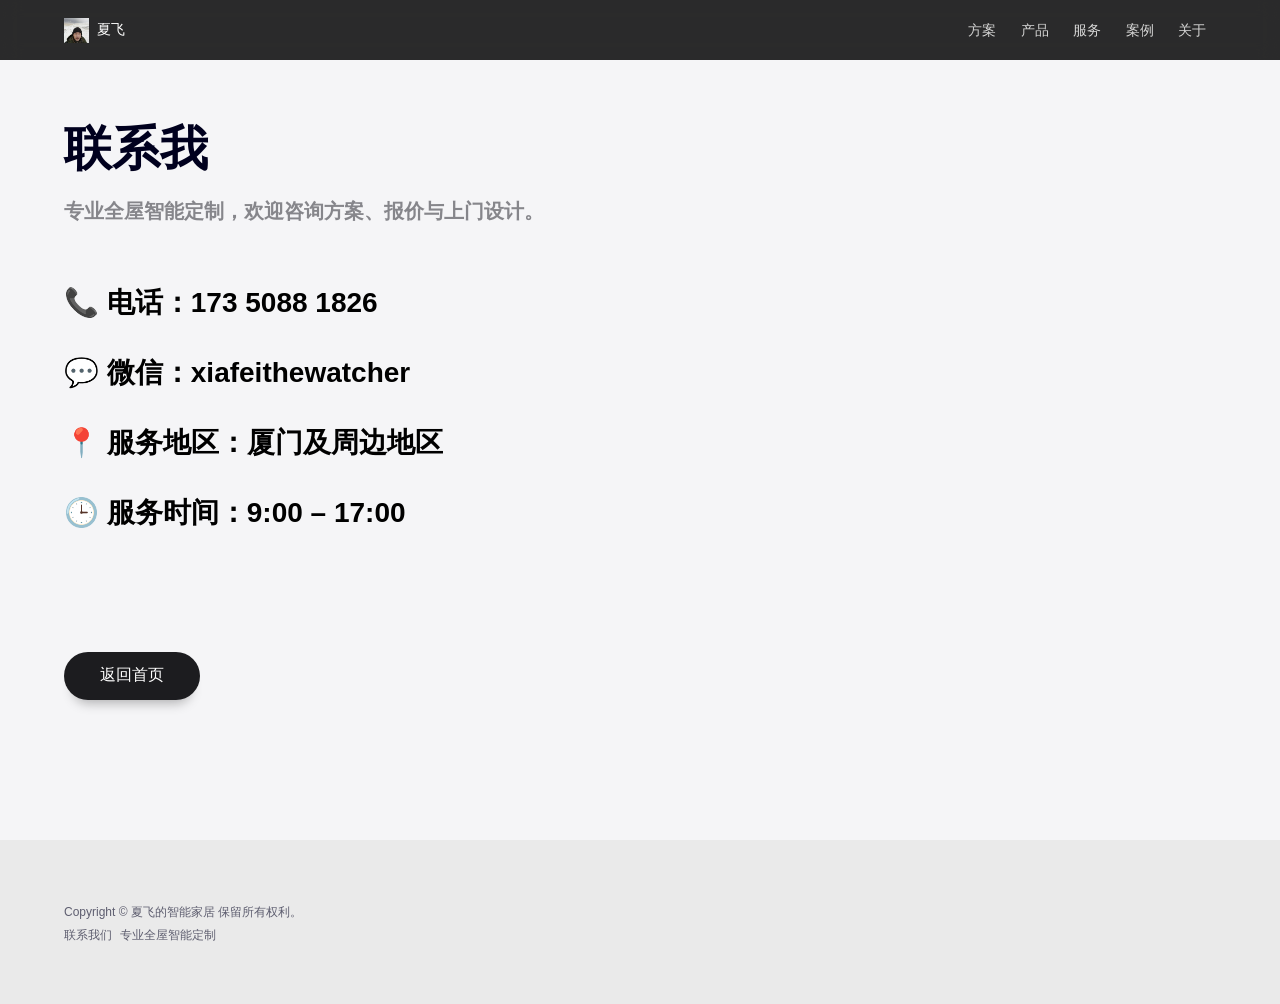
<file: contact.html>
<!DOCTYPE html>
<html lang="zh-CN">
<head>
  <meta charset="UTF-8">
  <meta name="viewport" content="width=device-width, initial-scale=1.0">
  <title>联系我 - 夏飞智能家居</title>
  <link rel="stylesheet" href="/main.css">
  <link rel="icon" href="/img/icon.webp">
  <link rel="apple-touch-icon" href="/img/icon.webp">
  <meta name="theme-color" content="#1C1C1F">
  <style>
    #方案,#产品,#服务,#案例,#关于 { padding-top:80px; margin-top:-80px; display:block; position:relative; }

    /* 👇 调整首屏样式 👇 */
    .first-stack {
      min-height: auto !important;
      margin-top: 120px !important;
      margin-bottom: 60px !important;
    }
    .title-group .title {
      font-size: 48px !important;
      line-height: 1.2 !important;
    }
    .discription-text {
      font-size: 20px !important;
      margin-top: 16px !important;
      /* ✅ 关键修改：改成灰色，对应图中的样式 */
      color: var(--heo-secondtext) !important; 
    }
    .contact-info {
      font-size: 28px !important;
      line-height: 2.5 !important;
      font-weight: 600 !important;
      margin-top: 40px !important;
    }
    .contact-info p {
      margin: 0 !important;
    }
    .product-group {
      display: none !important;
    }
  </style>
</head>
<body>
  <div class="nav">
    <div class="nav-content">
      <div class="nav-left">
        <a href="/index.html" class="site-logo">
          <img src="/img/icon.webp" alt="logo" class="site-logo-img">
          <span class="site-name">夏飞</span>
        </a>
      </div>
      <div class="nav-center">
        <a href="/index.html#方案" class="nav-item">方案</a>
        <a href="/index.html#产品" class="nav-item">产品</a>
        <a href="/index.html#服务" class="nav-item">服务</a>
        <a href="/index.html#案例" class="nav-item">案例</a>
        <a href="/index.html#关于" class="nav-item">关于</a>
      </div>
    </div>
  </div>

  <div class="first-stack need-padding">
    <div class="left-Introduce">
      <div class="title-group">
        <span class="title">联系我</span>
      </div>
      <div class="discription">
        <!-- ✅ 这里的文字改成灰色 -->
        <span class="discription-text">专业全屋智能定制，欢迎咨询方案、报价与上门设计。</span>
      </div>
      
      <div class="contact-info">
        <p>📞 电话：173 5088 1826</p>
        <p>💬 微信：xiafeithewatcher</p>
        <p>📍 服务地区：厦门及周边地区</p>
        <p>🕒 服务时间：9:00 – 17:00</p>
      </div>

      <div class="first-stack-links" style="margin-top: 40px;">
        <a href="/index.html" class="about-button">返回首页</a>
      </div>
    </div>
  </div>

  <div class="product-group need-padding">
    <h2 class="group-title">联系方式</h2>
    <span class="group-description">可直接添加微信或电话咨询，响应及时</span>
    <div style="margin-top:30px; font-size:16px; line-height:2;">
        <p>📞 电话：173 5088 1826</p>
        <p>💬 微信：xiafeithewatcher</p>
        <p>📍 服务地区：厦门及周边地区</p>
        <p>🕒 服务时间：9:00 – 17:00</p>
    </div>
  </div>

  <div class="footer">
    <div class="footer-content need-padding">
      <span class="info">Copyright © 夏飞的智能家居 保留所有权利。</span>
      <div class="info-group">
        <a class="info" href="/index.html#服务">联系我们</a>
        <a class="info">专业全屋智能定制</a>
      </div>
    </div>
  </div>
</body>
</html>
</file>
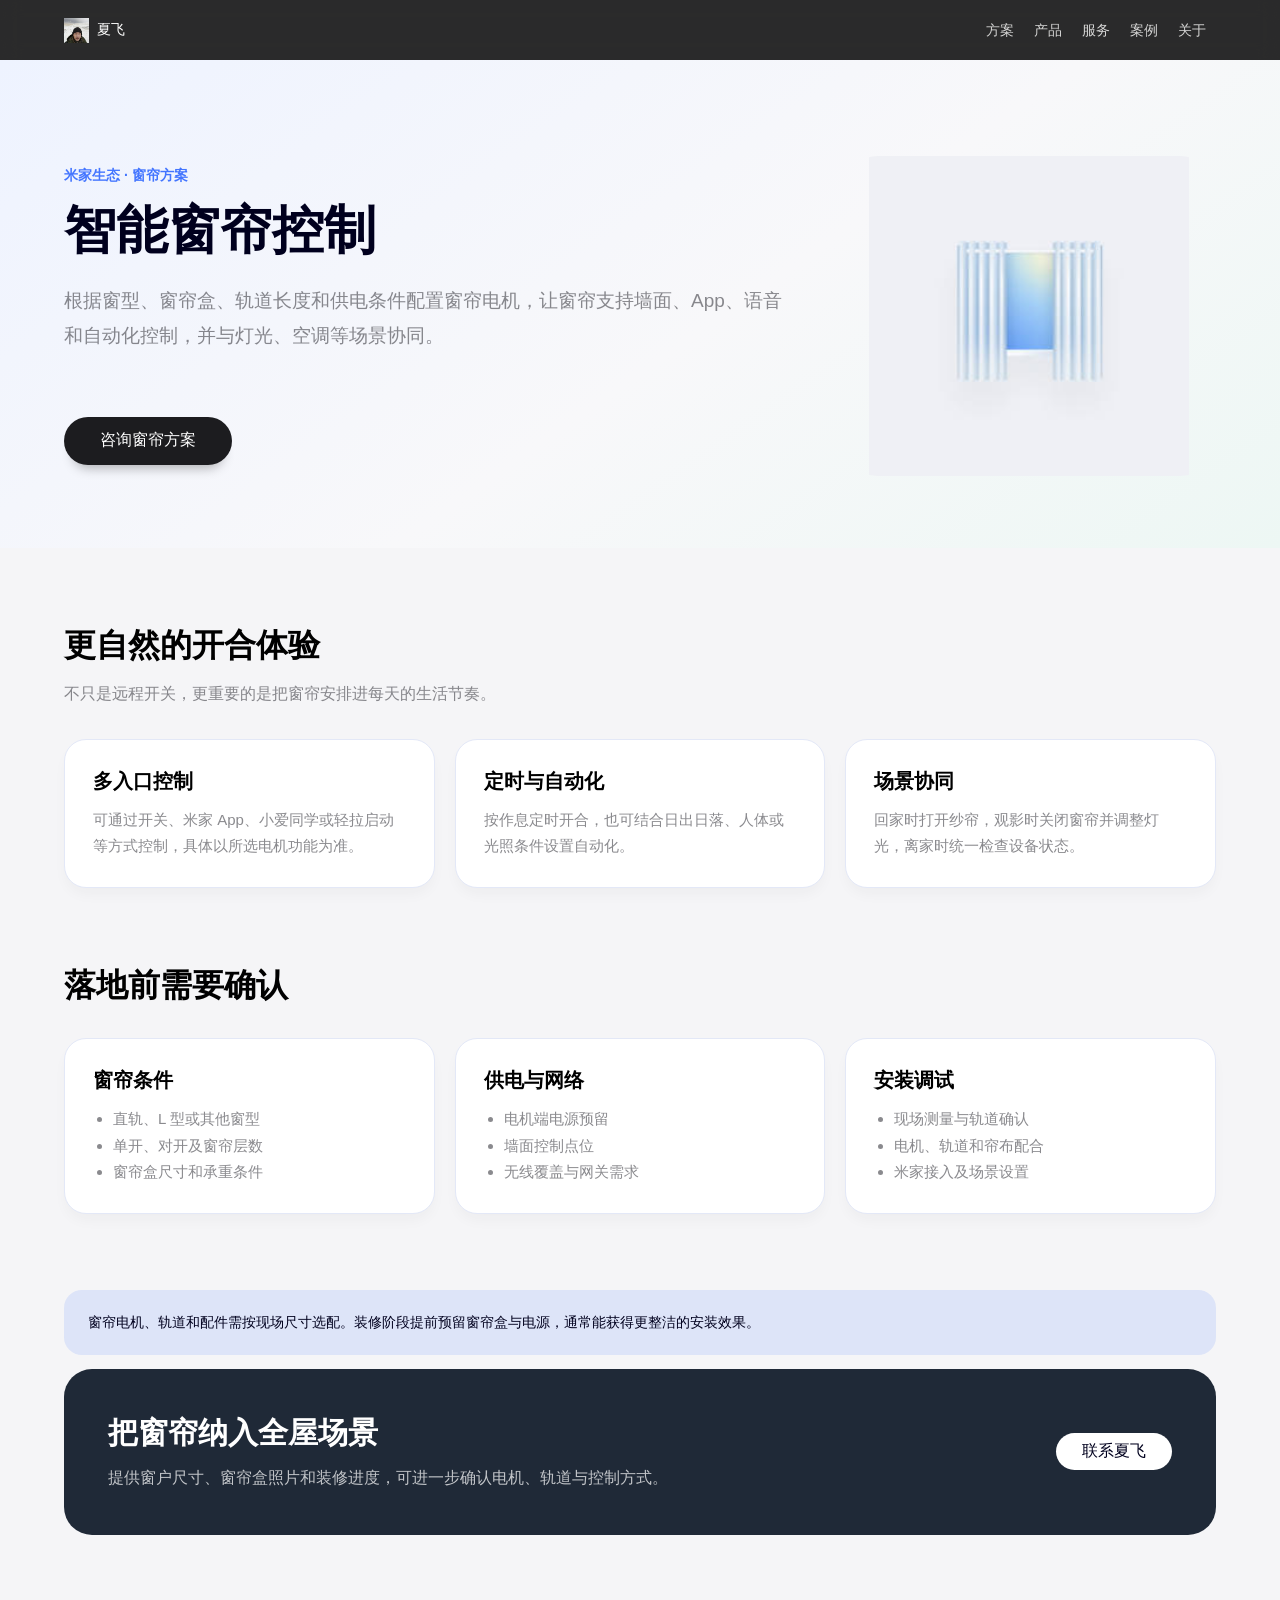
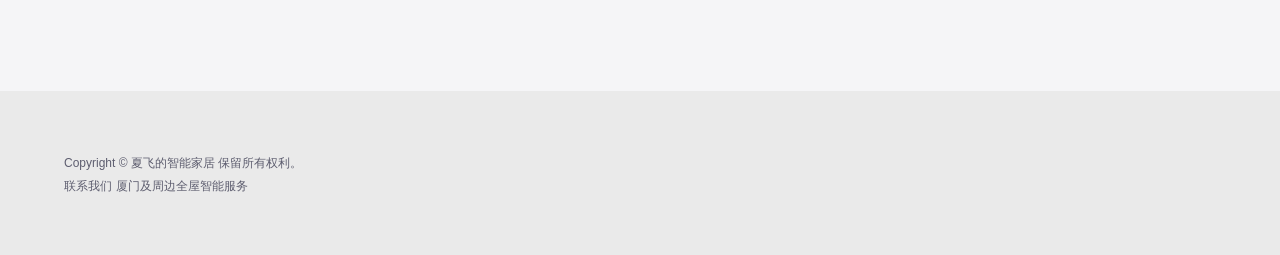
<file: curtain.html>
<!DOCTYPE html>
<html lang="zh-CN">
<head>
  <meta charset="UTF-8"><meta name="viewport" content="width=device-width, initial-scale=1.0">
  <title>智能窗帘控制方案 - 夏飞智能家居</title>
  <meta name="description" content="厦门米家智能窗帘方案，提供轨道测量、电源与窗帘盒规划、产品安装、米家接入和场景调试。">
  <link rel="stylesheet" href="/main.css"><link rel="icon" href="/img/icon.webp">
</head>
<body>
  <nav class="nav"><div class="nav-content"><div class="nav-left"><a href="/index.html" class="site-logo"><img src="/img/icon.webp" alt="夏飞" class="site-logo-img"><span class="site-name">夏飞</span></a></div><div class="nav-center"><a href="/index.html#方案" class="nav-item">方案</a><a href="/index.html#产品" class="nav-item">产品</a><a href="/index.html#服务" class="nav-item">服务</a><a href="/index.html#案例" class="nav-item">案例</a><a href="/index.html#关于" class="nav-item">关于</a></div></div></nav>
  <header class="detail-hero"><div class="detail-hero-content need-padding"><div><span class="detail-eyebrow">米家生态 · 窗帘方案</span><h1>智能窗帘控制</h1><p class="detail-lead">根据窗型、窗帘盒、轨道长度和供电条件配置窗帘电机，让窗帘支持墙面、App、语音和自动化控制，并与灯光、空调等场景协同。</p><a href="/contact.html" class="about-button">咨询窗帘方案</a></div><img class="detail-hero-image" src="/img/窗帘.jpg" alt="米家智能窗帘方案"></div></header>
  <main class="detail-main need-padding">
    <section class="detail-section"><h2>更自然的开合体验</h2><p class="detail-section-intro">不只是远程开关，更重要的是把窗帘安排进每天的生活节奏。</p><div class="detail-cards">
      <article class="detail-card"><h3>多入口控制</h3><p>可通过开关、米家 App、小爱同学或轻拉启动等方式控制，具体以所选电机功能为准。</p></article>
      <article class="detail-card"><h3>定时与自动化</h3><p>按作息定时开合，也可结合日出日落、人体或光照条件设置自动化。</p></article>
      <article class="detail-card"><h3>场景协同</h3><p>回家时打开纱帘，观影时关闭窗帘并调整灯光，离家时统一检查设备状态。</p></article>
    </div></section>
    <section class="detail-section"><h2>落地前需要确认</h2><div class="detail-cards">
      <article class="detail-card"><h3>窗帘条件</h3><ul><li>直轨、L 型或其他窗型</li><li>单开、对开及窗帘层数</li><li>窗帘盒尺寸和承重条件</li></ul></article>
      <article class="detail-card"><h3>供电与网络</h3><ul><li>电机端电源预留</li><li>墙面控制点位</li><li>无线覆盖与网关需求</li></ul></article>
      <article class="detail-card"><h3>安装调试</h3><ul><li>现场测量与轨道确认</li><li>电机、轨道和帘布配合</li><li>米家接入及场景设置</li></ul></article>
    </div></section>
    <p class="detail-note">窗帘电机、轨道和配件需按现场尺寸选配。装修阶段提前预留窗帘盒与电源，通常能获得更整洁的安装效果。</p>
    <section class="detail-section detail-cta"><div><h2>把窗帘纳入全屋场景</h2><p>提供窗户尺寸、窗帘盒照片和装修进度，可进一步确认电机、轨道与控制方式。</p></div><a class="primary-button" href="/contact.html">联系夏飞</a></section>
  </main>
  <footer class="footer"><div class="footer-content need-padding"><span class="info">Copyright © 夏飞的智能家居 保留所有权利。</span><div class="info-group"><a class="info" href="/contact.html">联系我们</a><a class="info">厦门及周边全屋智能服务</a></div></div></footer>
</body></html>
</file>
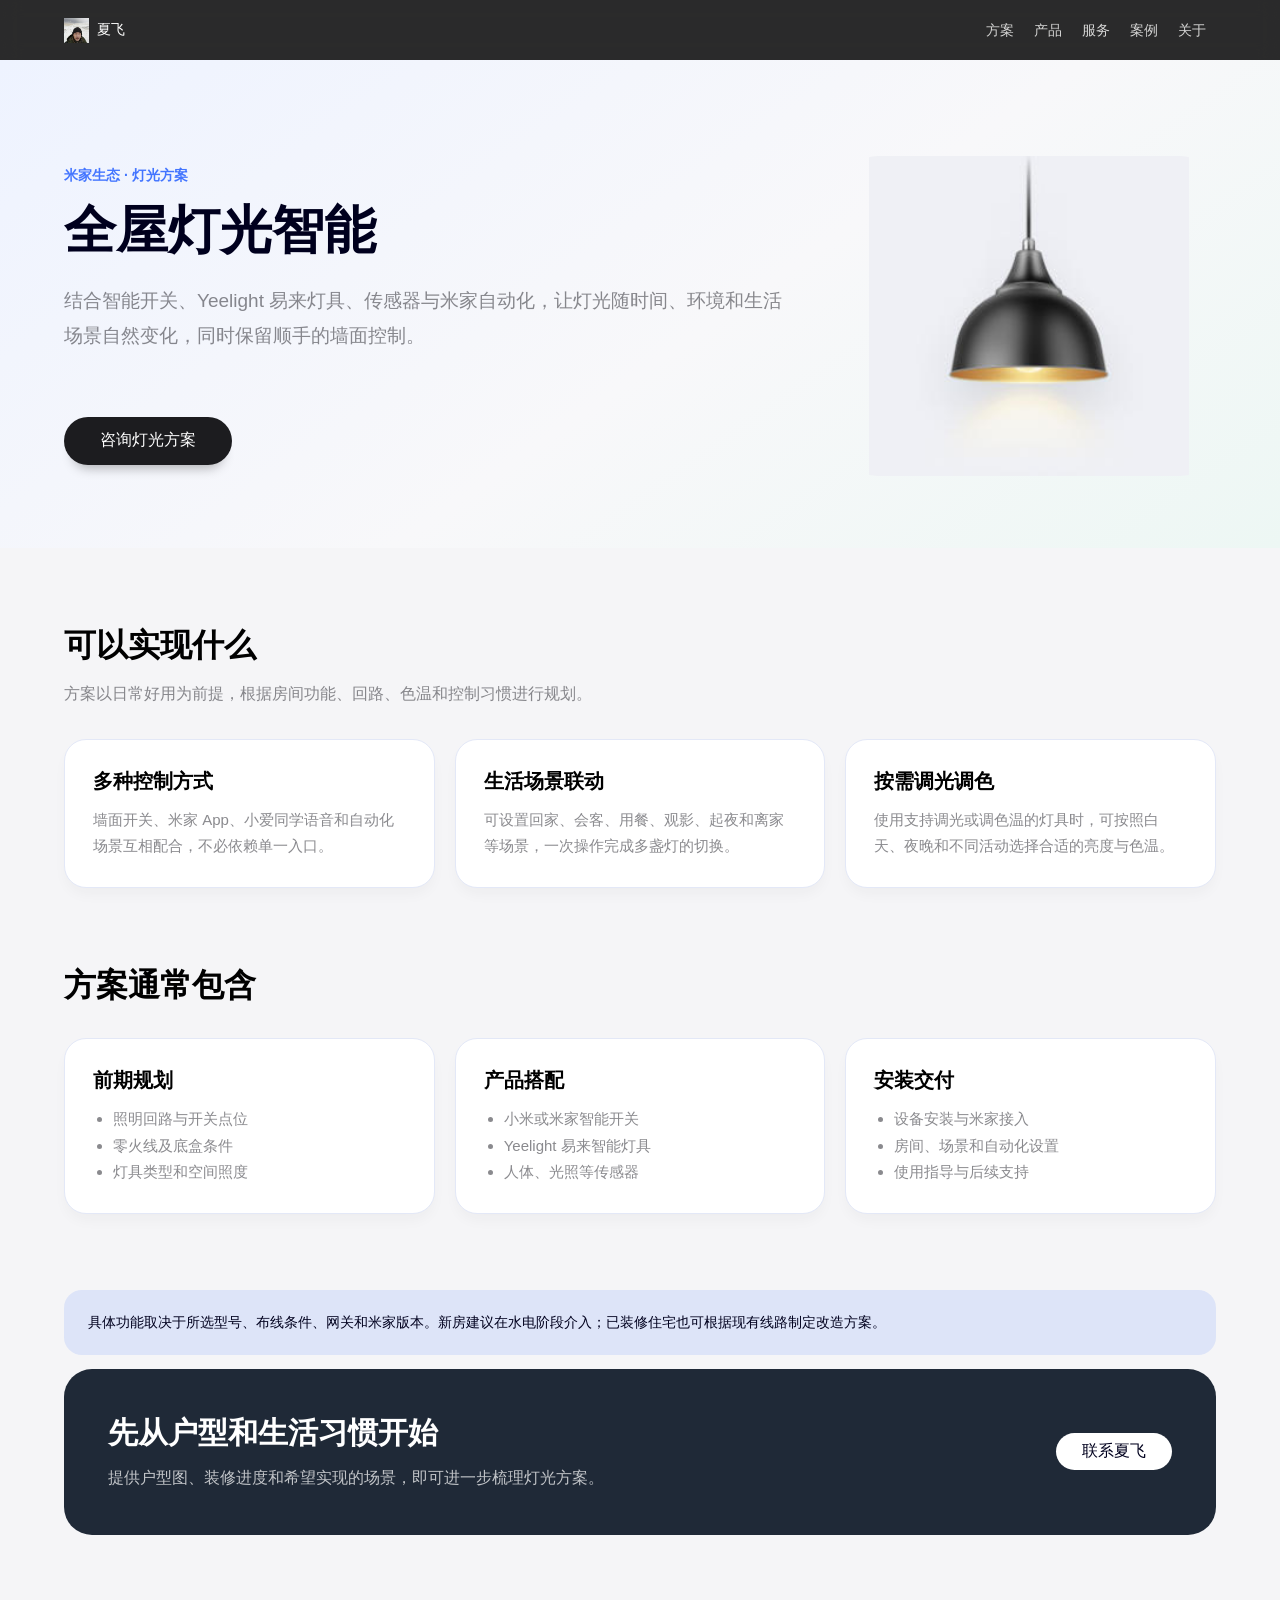
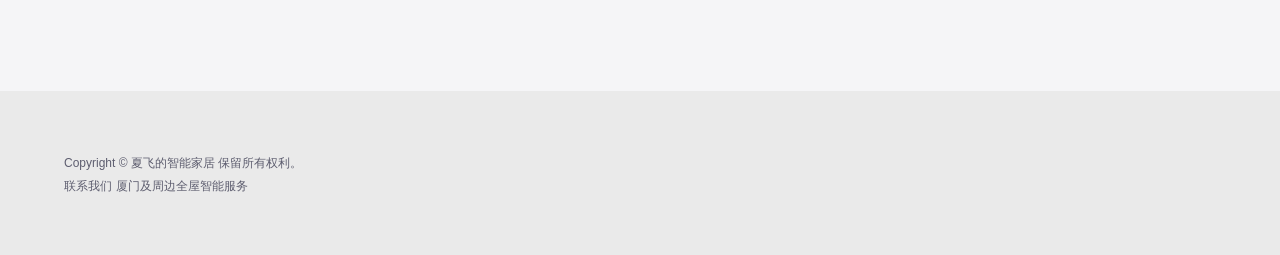
<file: light.html>
<!DOCTYPE html>
<html lang="zh-CN">
<head>
  <meta charset="UTF-8">
  <meta name="viewport" content="width=device-width, initial-scale=1.0">
  <title>全屋灯光智能方案 - 夏飞智能家居</title>
  <meta name="description" content="厦门全屋智能灯光方案，结合智能开关、Yeelight 易来灯具与米家自动化，提供设计、安装和调试服务。">
  <link rel="stylesheet" href="/main.css">
  <link rel="icon" href="/img/icon.webp">
</head>
<body>
  <nav class="nav"><div class="nav-content"><div class="nav-left"><a href="/index.html" class="site-logo"><img src="/img/icon.webp" alt="夏飞" class="site-logo-img"><span class="site-name">夏飞</span></a></div><div class="nav-center"><a href="/index.html#方案" class="nav-item">方案</a><a href="/index.html#产品" class="nav-item">产品</a><a href="/index.html#服务" class="nav-item">服务</a><a href="/index.html#案例" class="nav-item">案例</a><a href="/index.html#关于" class="nav-item">关于</a></div></div></nav>

  <header class="detail-hero"><div class="detail-hero-content need-padding"><div><span class="detail-eyebrow">米家生态 · 灯光方案</span><h1>全屋灯光智能</h1><p class="detail-lead">结合智能开关、Yeelight 易来灯具、传感器与米家自动化，让灯光随时间、环境和生活场景自然变化，同时保留顺手的墙面控制。</p><a href="/contact.html" class="about-button">咨询灯光方案</a></div><img class="detail-hero-image" src="/img/灯光.jpg" alt="全屋智能灯光方案"></div></header>

  <main class="detail-main need-padding">
    <section class="detail-section"><h2>可以实现什么</h2><p class="detail-section-intro">方案以日常好用为前提，根据房间功能、回路、色温和控制习惯进行规划。</p><div class="detail-cards">
      <article class="detail-card"><h3>多种控制方式</h3><p>墙面开关、米家 App、小爱同学语音和自动化场景互相配合，不必依赖单一入口。</p></article>
      <article class="detail-card"><h3>生活场景联动</h3><p>可设置回家、会客、用餐、观影、起夜和离家等场景，一次操作完成多盏灯的切换。</p></article>
      <article class="detail-card"><h3>按需调光调色</h3><p>使用支持调光或调色温的灯具时，可按照白天、夜晚和不同活动选择合适的亮度与色温。</p></article>
    </div></section>
    <section class="detail-section"><h2>方案通常包含</h2><div class="detail-cards">
      <article class="detail-card"><h3>前期规划</h3><ul><li>照明回路与开关点位</li><li>零火线及底盒条件</li><li>灯具类型和空间照度</li></ul></article>
      <article class="detail-card"><h3>产品搭配</h3><ul><li>小米或米家智能开关</li><li>Yeelight 易来智能灯具</li><li>人体、光照等传感器</li></ul></article>
      <article class="detail-card"><h3>安装交付</h3><ul><li>设备安装与米家接入</li><li>房间、场景和自动化设置</li><li>使用指导与后续支持</li></ul></article>
    </div></section>
    <p class="detail-note">具体功能取决于所选型号、布线条件、网关和米家版本。新房建议在水电阶段介入；已装修住宅也可根据现有线路制定改造方案。</p>
    <section class="detail-section detail-cta"><div><h2>先从户型和生活习惯开始</h2><p>提供户型图、装修进度和希望实现的场景，即可进一步梳理灯光方案。</p></div><a class="primary-button" href="/contact.html">联系夏飞</a></section>
  </main>
  <footer class="footer"><div class="footer-content need-padding"><span class="info">Copyright © 夏飞的智能家居 保留所有权利。</span><div class="info-group"><a class="info" href="/contact.html">联系我们</a><a class="info">厦门及周边全屋智能服务</a></div></div></footer>
</body>
</html>
</file>
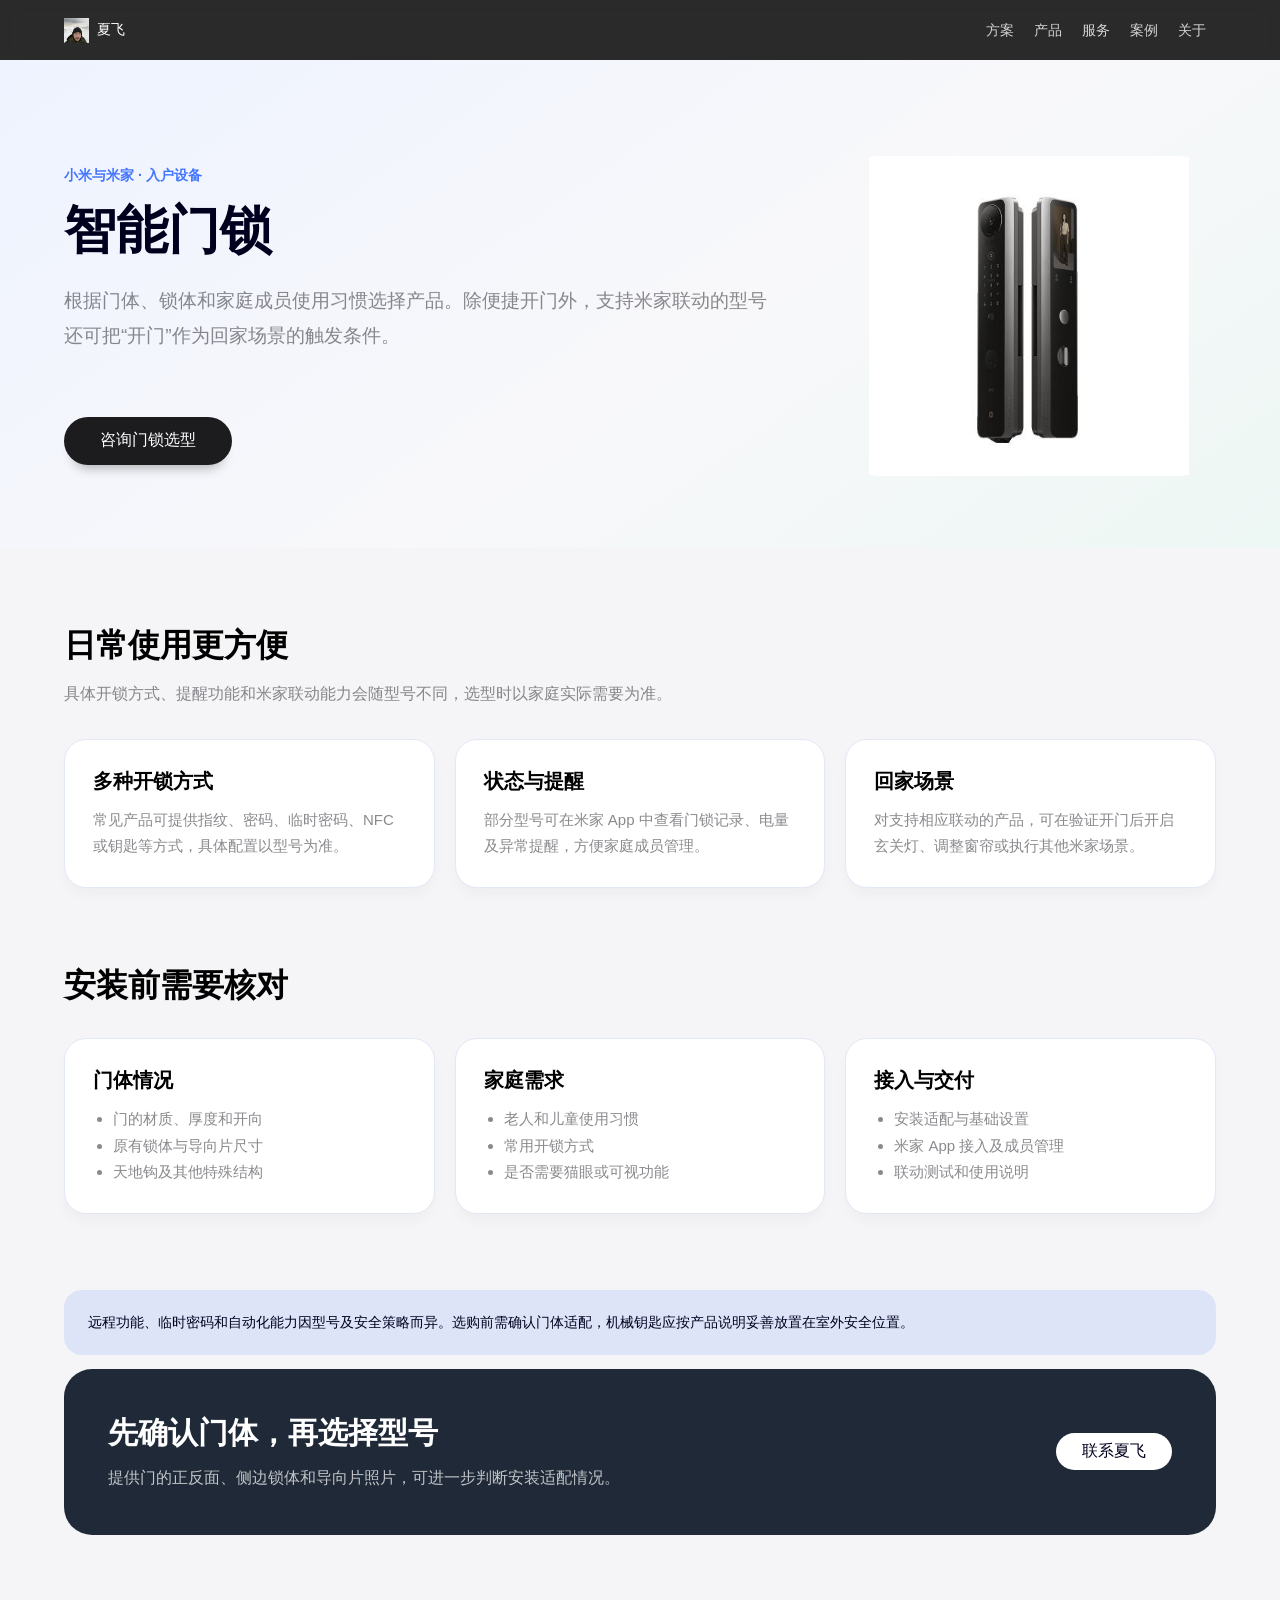
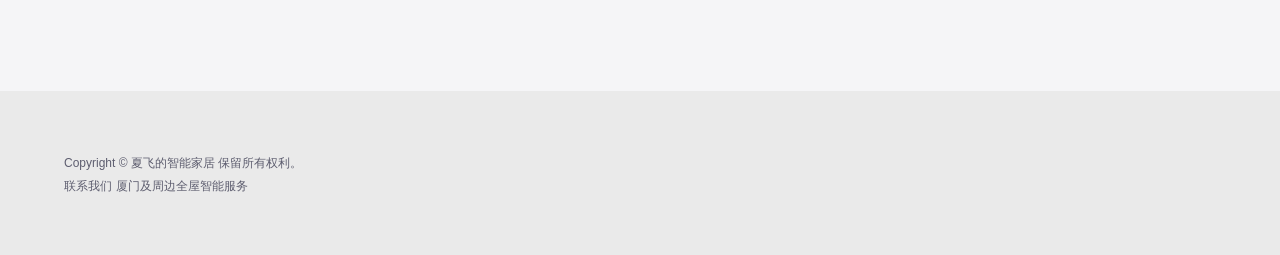
<file: lock.html>
<!DOCTYPE html>
<html lang="zh-CN">
<head>
  <meta charset="UTF-8"><meta name="viewport" content="width=device-width, initial-scale=1.0">
  <title>小米与米家智能门锁 - 夏飞智能家居</title>
  <meta name="description" content="厦门小米与米家智能门锁选配、安装接入和回家场景调试，根据门体条件与使用需求选择合适型号。">
  <link rel="stylesheet" href="/main.css"><link rel="icon" href="/img/icon.webp">
</head>
<body>
  <nav class="nav"><div class="nav-content"><div class="nav-left"><a href="/index.html" class="site-logo"><img src="/img/icon.webp" alt="夏飞" class="site-logo-img"><span class="site-name">夏飞</span></a></div><div class="nav-center"><a href="/index.html#方案" class="nav-item">方案</a><a href="/index.html#产品" class="nav-item">产品</a><a href="/index.html#服务" class="nav-item">服务</a><a href="/index.html#案例" class="nav-item">案例</a><a href="/index.html#关于" class="nav-item">关于</a></div></div></nav>
  <header class="detail-hero"><div class="detail-hero-content need-padding"><div><span class="detail-eyebrow">小米与米家 · 入户设备</span><h1>智能门锁</h1><p class="detail-lead">根据门体、锁体和家庭成员使用习惯选择产品。除便捷开门外，支持米家联动的型号还可把“开门”作为回家场景的触发条件。</p><a href="/contact.html" class="about-button">咨询门锁选型</a></div><img class="detail-hero-image" src="/img/智能门锁.jpg" alt="小米米家智能门锁"></div></header>
  <main class="detail-main need-padding">
    <section class="detail-section"><h2>日常使用更方便</h2><p class="detail-section-intro">具体开锁方式、提醒功能和米家联动能力会随型号不同，选型时以家庭实际需要为准。</p><div class="detail-cards">
      <article class="detail-card"><h3>多种开锁方式</h3><p>常见产品可提供指纹、密码、临时密码、NFC 或钥匙等方式，具体配置以型号为准。</p></article>
      <article class="detail-card"><h3>状态与提醒</h3><p>部分型号可在米家 App 中查看门锁记录、电量及异常提醒，方便家庭成员管理。</p></article>
      <article class="detail-card"><h3>回家场景</h3><p>对支持相应联动的产品，可在验证开门后开启玄关灯、调整窗帘或执行其他米家场景。</p></article>
    </div></section>
    <section class="detail-section"><h2>安装前需要核对</h2><div class="detail-cards">
      <article class="detail-card"><h3>门体情况</h3><ul><li>门的材质、厚度和开向</li><li>原有锁体与导向片尺寸</li><li>天地钩及其他特殊结构</li></ul></article>
      <article class="detail-card"><h3>家庭需求</h3><ul><li>老人和儿童使用习惯</li><li>常用开锁方式</li><li>是否需要猫眼或可视功能</li></ul></article>
      <article class="detail-card"><h3>接入与交付</h3><ul><li>安装适配与基础设置</li><li>米家 App 接入及成员管理</li><li>联动测试和使用说明</li></ul></article>
    </div></section>
    <p class="detail-note">远程功能、临时密码和自动化能力因型号及安全策略而异。选购前需确认门体适配，机械钥匙应按产品说明妥善放置在室外安全位置。</p>
    <section class="detail-section detail-cta"><div><h2>先确认门体，再选择型号</h2><p>提供门的正反面、侧边锁体和导向片照片，可进一步判断安装适配情况。</p></div><a class="primary-button" href="/contact.html">联系夏飞</a></section>
  </main>
  <footer class="footer"><div class="footer-content need-padding"><span class="info">Copyright © 夏飞的智能家居 保留所有权利。</span><div class="info-group"><a class="info" href="/contact.html">联系我们</a><a class="info">厦门及周边全屋智能服务</a></div></div></footer>
</body></html>
</file>
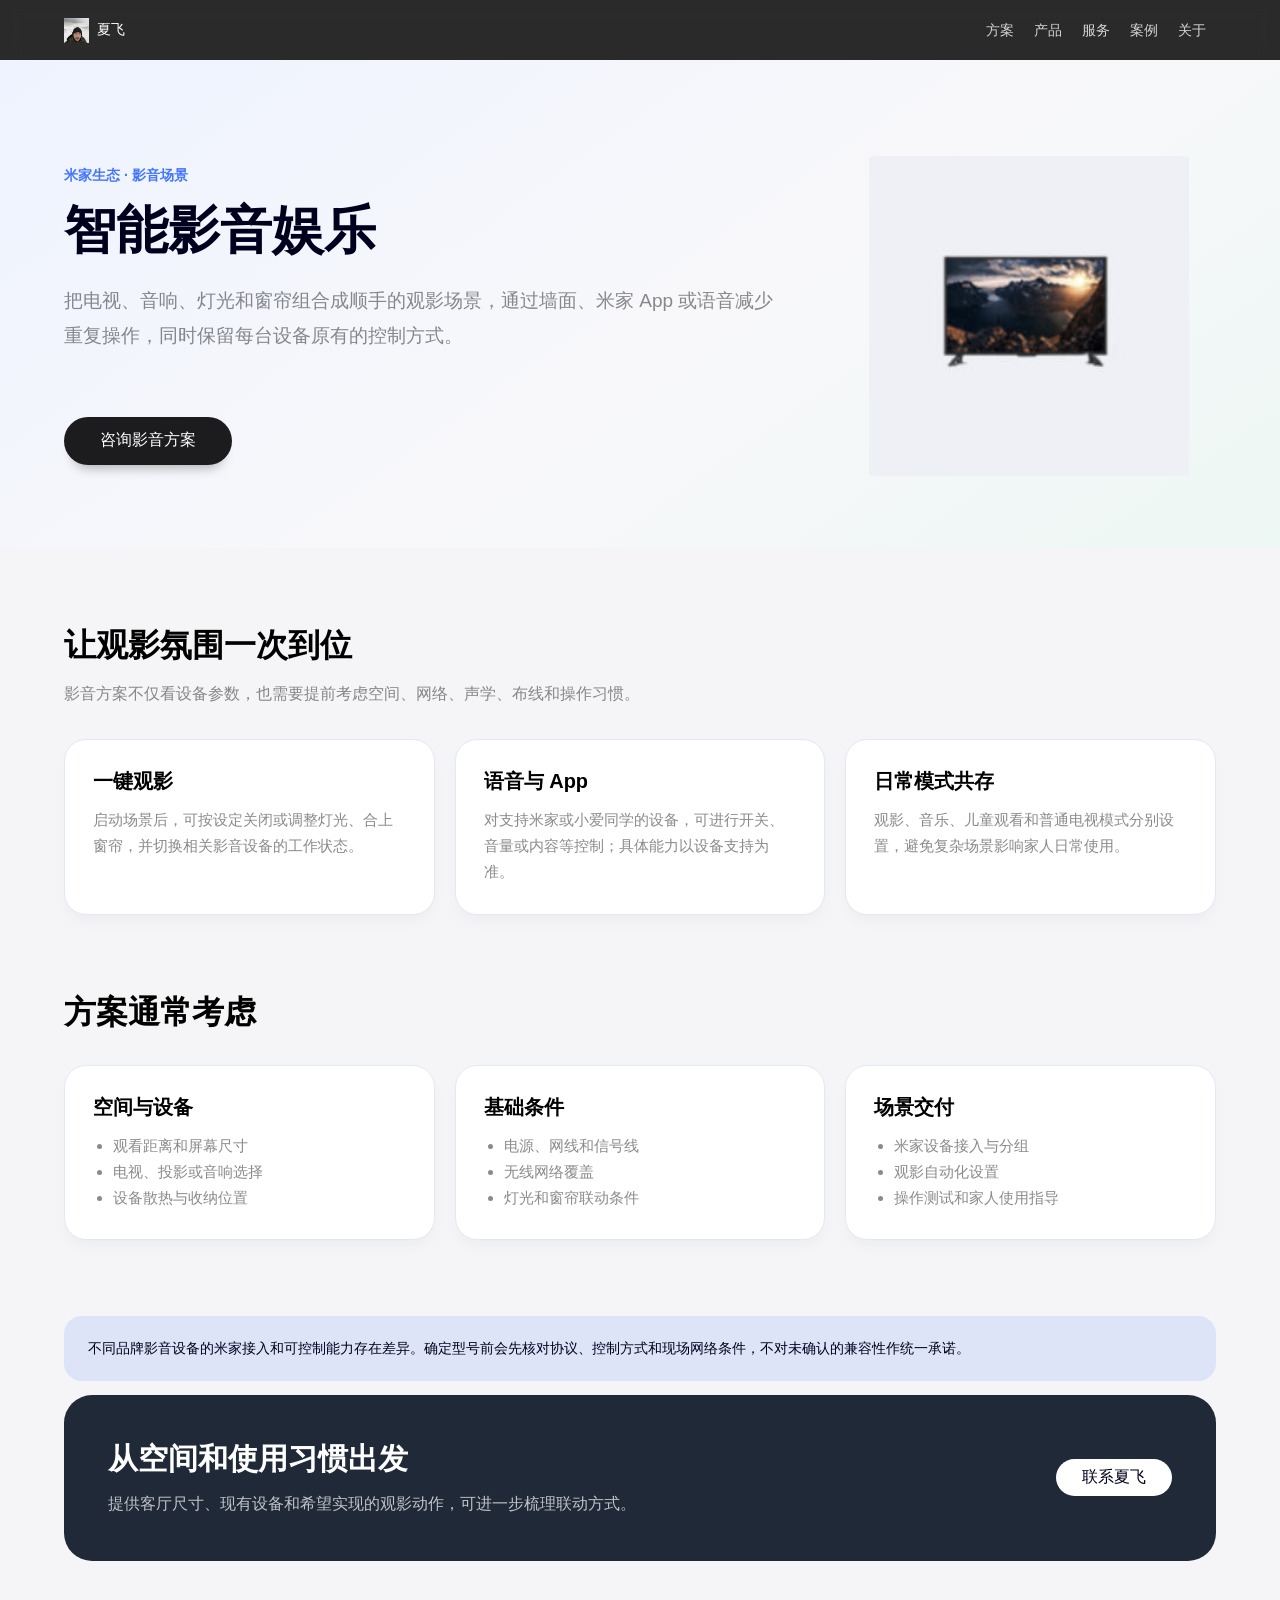
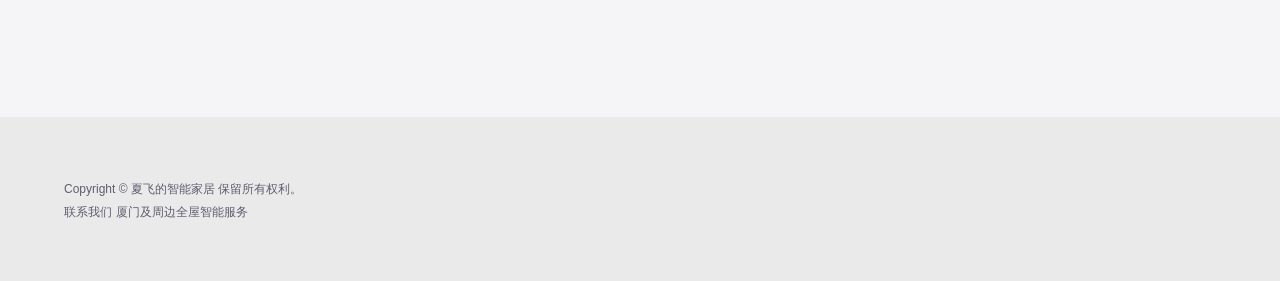
<file: media.html>
<!DOCTYPE html>
<html lang="zh-CN">
<head>
  <meta charset="UTF-8"><meta name="viewport" content="width=device-width, initial-scale=1.0">
  <title>智能影音娱乐方案 - 夏飞智能家居</title>
  <meta name="description" content="厦门智能影音与观影场景方案，将电视、音响、灯光和窗帘组合控制，提供场景设计、设备接入与调试。">
  <link rel="stylesheet" href="/main.css"><link rel="icon" href="/img/icon.webp">
</head>
<body>
  <nav class="nav"><div class="nav-content"><div class="nav-left"><a href="/index.html" class="site-logo"><img src="/img/icon.webp" alt="夏飞" class="site-logo-img"><span class="site-name">夏飞</span></a></div><div class="nav-center"><a href="/index.html#方案" class="nav-item">方案</a><a href="/index.html#产品" class="nav-item">产品</a><a href="/index.html#服务" class="nav-item">服务</a><a href="/index.html#案例" class="nav-item">案例</a><a href="/index.html#关于" class="nav-item">关于</a></div></div></nav>
  <header class="detail-hero"><div class="detail-hero-content need-padding"><div><span class="detail-eyebrow">米家生态 · 影音场景</span><h1>智能影音娱乐</h1><p class="detail-lead">把电视、音响、灯光和窗帘组合成顺手的观影场景，通过墙面、米家 App 或语音减少重复操作，同时保留每台设备原有的控制方式。</p><a href="/contact.html" class="about-button">咨询影音方案</a></div><img class="detail-hero-image" src="/img/电视.jpg" alt="智能影音娱乐方案"></div></header>
  <main class="detail-main need-padding">
    <section class="detail-section"><h2>让观影氛围一次到位</h2><p class="detail-section-intro">影音方案不仅看设备参数，也需要提前考虑空间、网络、声学、布线和操作习惯。</p><div class="detail-cards">
      <article class="detail-card"><h3>一键观影</h3><p>启动场景后，可按设定关闭或调整灯光、合上窗帘，并切换相关影音设备的工作状态。</p></article>
      <article class="detail-card"><h3>语音与 App</h3><p>对支持米家或小爱同学的设备，可进行开关、音量或内容等控制；具体能力以设备支持为准。</p></article>
      <article class="detail-card"><h3>日常模式共存</h3><p>观影、音乐、儿童观看和普通电视模式分别设置，避免复杂场景影响家人日常使用。</p></article>
    </div></section>
    <section class="detail-section"><h2>方案通常考虑</h2><div class="detail-cards">
      <article class="detail-card"><h3>空间与设备</h3><ul><li>观看距离和屏幕尺寸</li><li>电视、投影或音响选择</li><li>设备散热与收纳位置</li></ul></article>
      <article class="detail-card"><h3>基础条件</h3><ul><li>电源、网线和信号线</li><li>无线网络覆盖</li><li>灯光和窗帘联动条件</li></ul></article>
      <article class="detail-card"><h3>场景交付</h3><ul><li>米家设备接入与分组</li><li>观影自动化设置</li><li>操作测试和家人使用指导</li></ul></article>
    </div></section>
    <p class="detail-note">不同品牌影音设备的米家接入和可控制能力存在差异。确定型号前会先核对协议、控制方式和现场网络条件，不对未确认的兼容性作统一承诺。</p>
    <section class="detail-section detail-cta"><div><h2>从空间和使用习惯出发</h2><p>提供客厅尺寸、现有设备和希望实现的观影动作，可进一步梳理联动方式。</p></div><a class="primary-button" href="/contact.html">联系夏飞</a></section>
  </main>
  <footer class="footer"><div class="footer-content need-padding"><span class="info">Copyright © 夏飞的智能家居 保留所有权利。</span><div class="info-group"><a class="info" href="/contact.html">联系我们</a><a class="info">厦门及周边全屋智能服务</a></div></div></footer>
</body></html>
</file>
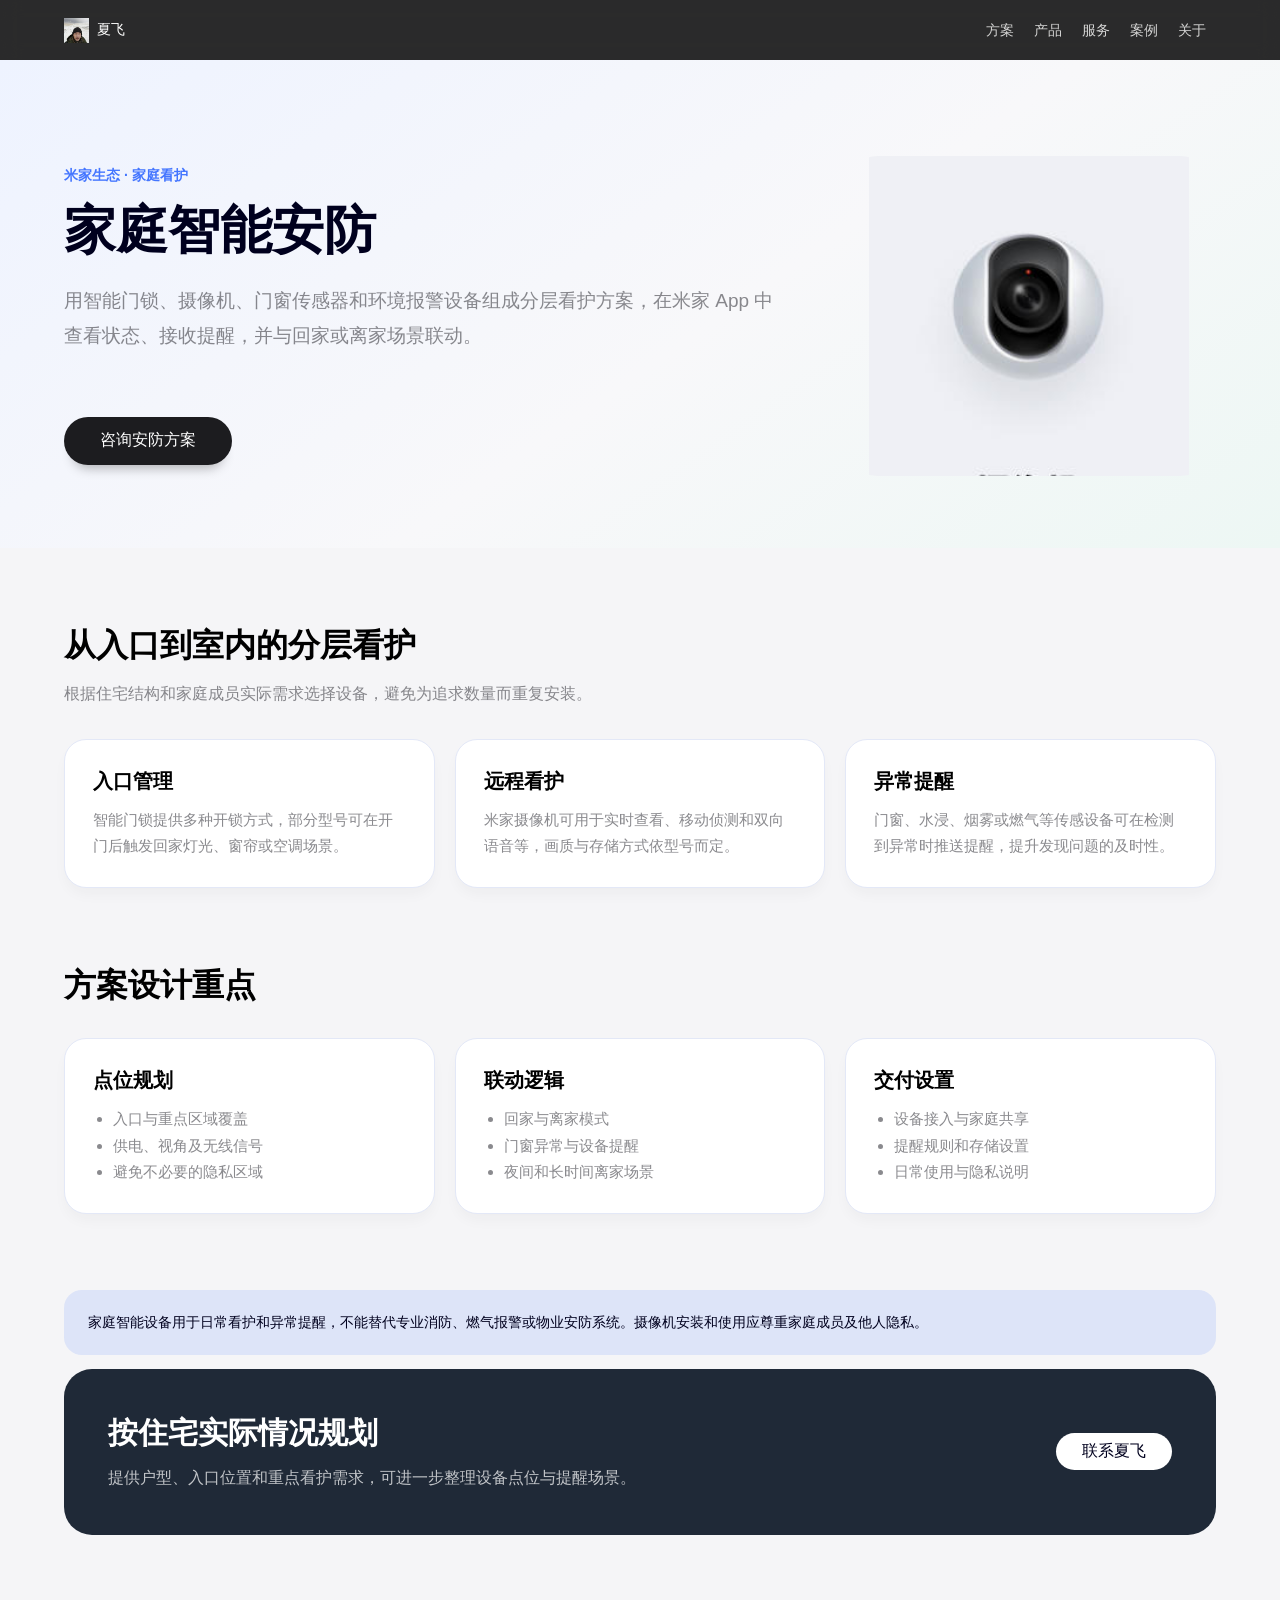
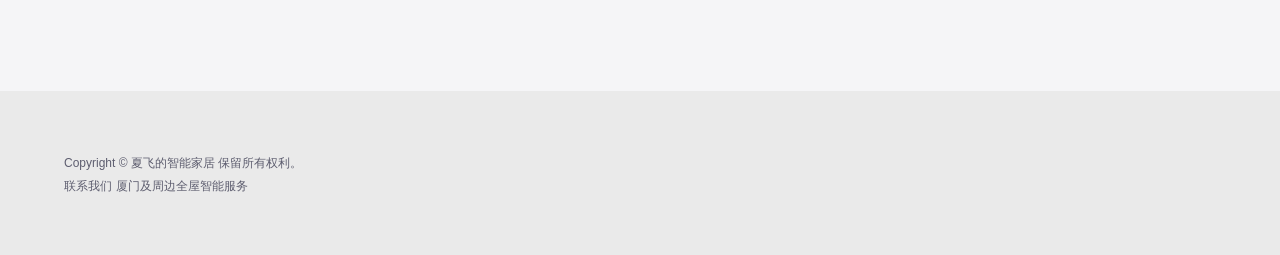
<file: security.html>
<!DOCTYPE html>
<html lang="zh-CN">
<head>
  <meta charset="UTF-8"><meta name="viewport" content="width=device-width, initial-scale=1.0">
  <title>家庭智能安防方案 - 夏飞智能家居</title>
  <meta name="description" content="厦门米家家庭智能安防方案，组合智能门锁、摄像机和门窗传感器，提供设备选配、安装接入与提醒场景调试。">
  <link rel="stylesheet" href="/main.css"><link rel="icon" href="/img/icon.webp">
</head>
<body>
  <nav class="nav"><div class="nav-content"><div class="nav-left"><a href="/index.html" class="site-logo"><img src="/img/icon.webp" alt="夏飞" class="site-logo-img"><span class="site-name">夏飞</span></a></div><div class="nav-center"><a href="/index.html#方案" class="nav-item">方案</a><a href="/index.html#产品" class="nav-item">产品</a><a href="/index.html#服务" class="nav-item">服务</a><a href="/index.html#案例" class="nav-item">案例</a><a href="/index.html#关于" class="nav-item">关于</a></div></div></nav>
  <header class="detail-hero"><div class="detail-hero-content need-padding"><div><span class="detail-eyebrow">米家生态 · 家庭看护</span><h1>家庭智能安防</h1><p class="detail-lead">用智能门锁、摄像机、门窗传感器和环境报警设备组成分层看护方案，在米家 App 中查看状态、接收提醒，并与回家或离家场景联动。</p><a href="/contact.html" class="about-button">咨询安防方案</a></div><img class="detail-hero-image" src="/img/摄像机.jpg" alt="米家家庭智能安防方案"></div></header>
  <main class="detail-main need-padding">
    <section class="detail-section"><h2>从入口到室内的分层看护</h2><p class="detail-section-intro">根据住宅结构和家庭成员实际需求选择设备，避免为追求数量而重复安装。</p><div class="detail-cards">
      <article class="detail-card"><h3>入口管理</h3><p>智能门锁提供多种开锁方式，部分型号可在开门后触发回家灯光、窗帘或空调场景。</p></article>
      <article class="detail-card"><h3>远程看护</h3><p>米家摄像机可用于实时查看、移动侦测和双向语音等，画质与存储方式依型号而定。</p></article>
      <article class="detail-card"><h3>异常提醒</h3><p>门窗、水浸、烟雾或燃气等传感设备可在检测到异常时推送提醒，提升发现问题的及时性。</p></article>
    </div></section>
    <section class="detail-section"><h2>方案设计重点</h2><div class="detail-cards">
      <article class="detail-card"><h3>点位规划</h3><ul><li>入口与重点区域覆盖</li><li>供电、视角及无线信号</li><li>避免不必要的隐私区域</li></ul></article>
      <article class="detail-card"><h3>联动逻辑</h3><ul><li>回家与离家模式</li><li>门窗异常与设备提醒</li><li>夜间和长时间离家场景</li></ul></article>
      <article class="detail-card"><h3>交付设置</h3><ul><li>设备接入与家庭共享</li><li>提醒规则和存储设置</li><li>日常使用与隐私说明</li></ul></article>
    </div></section>
    <p class="detail-note">家庭智能设备用于日常看护和异常提醒，不能替代专业消防、燃气报警或物业安防系统。摄像机安装和使用应尊重家庭成员及他人隐私。</p>
    <section class="detail-section detail-cta"><div><h2>按住宅实际情况规划</h2><p>提供户型、入口位置和重点看护需求，可进一步整理设备点位与提醒场景。</p></div><a class="primary-button" href="/contact.html">联系夏飞</a></section>
  </main>
  <footer class="footer"><div class="footer-content need-padding"><span class="info">Copyright © 夏飞的智能家居 保留所有权利。</span><div class="info-group"><a class="info" href="/contact.html">联系我们</a><a class="info">厦门及周边全屋智能服务</a></div></div></footer>
</body></html>
</file>
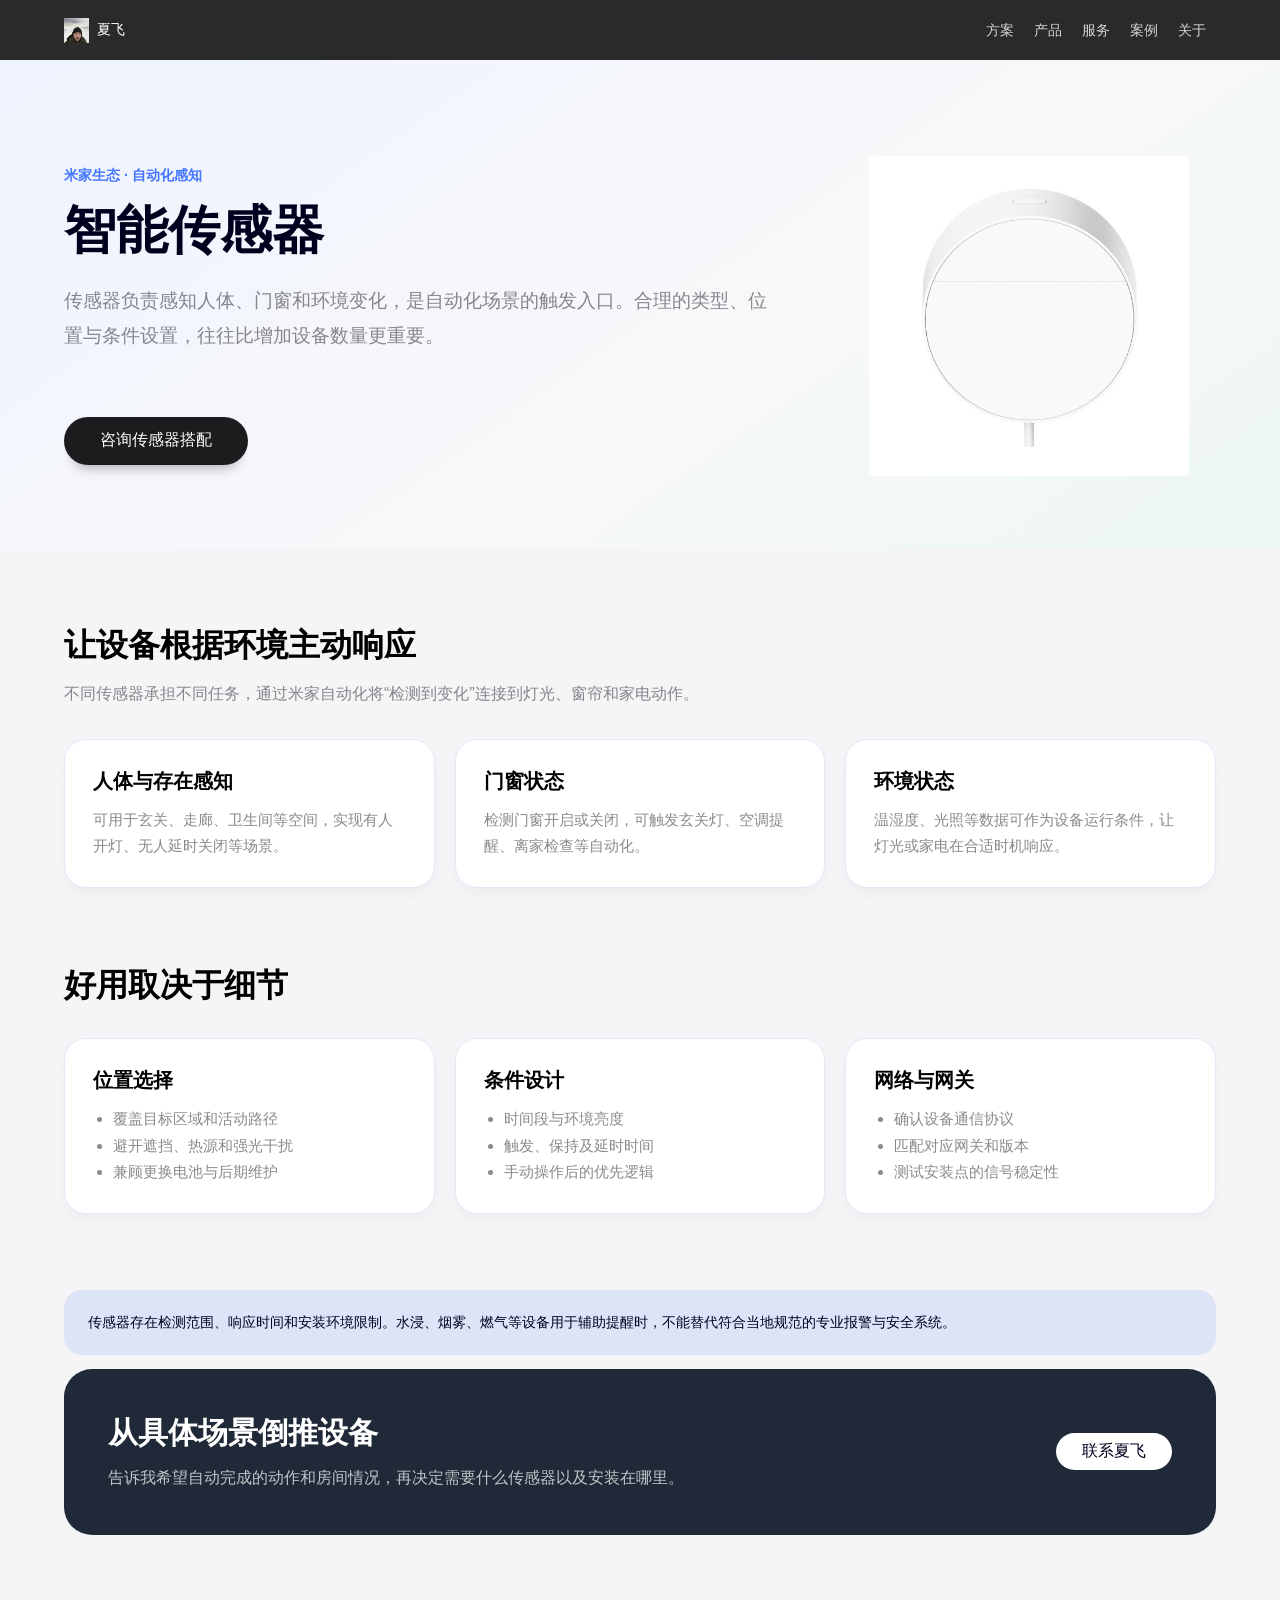
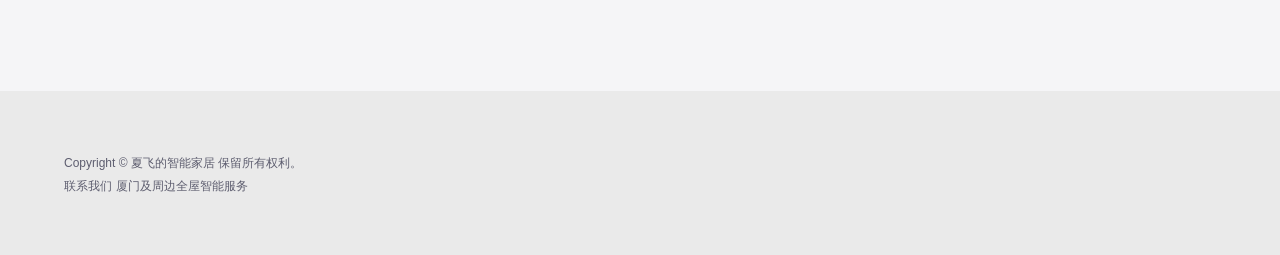
<file: sensor.html>
<!DOCTYPE html>
<html lang="zh-CN">
<head>
  <meta charset="UTF-8"><meta name="viewport" content="width=device-width, initial-scale=1.0">
  <title>米家智能传感器 - 夏飞智能家居</title>
  <meta name="description" content="厦门米家智能传感器选配与自动化调试，使用人体、门窗、温湿度、光照等状态触发灯光、窗帘和家电场景。">
  <link rel="stylesheet" href="/main.css"><link rel="icon" href="/img/icon.webp">
</head>
<body>
  <nav class="nav"><div class="nav-content"><div class="nav-left"><a href="/index.html" class="site-logo"><img src="/img/icon.webp" alt="夏飞" class="site-logo-img"><span class="site-name">夏飞</span></a></div><div class="nav-center"><a href="/index.html#方案" class="nav-item">方案</a><a href="/index.html#产品" class="nav-item">产品</a><a href="/index.html#服务" class="nav-item">服务</a><a href="/index.html#案例" class="nav-item">案例</a><a href="/index.html#关于" class="nav-item">关于</a></div></div></nav>
  <header class="detail-hero"><div class="detail-hero-content need-padding"><div><span class="detail-eyebrow">米家生态 · 自动化感知</span><h1>智能传感器</h1><p class="detail-lead">传感器负责感知人体、门窗和环境变化，是自动化场景的触发入口。合理的类型、位置与条件设置，往往比增加设备数量更重要。</p><a href="/contact.html" class="about-button">咨询传感器搭配</a></div><img class="detail-hero-image" src="/img/传感器.jpg" alt="米家智能传感器"></div></header>
  <main class="detail-main need-padding">
    <section class="detail-section"><h2>让设备根据环境主动响应</h2><p class="detail-section-intro">不同传感器承担不同任务，通过米家自动化将“检测到变化”连接到灯光、窗帘和家电动作。</p><div class="detail-cards">
      <article class="detail-card"><h3>人体与存在感知</h3><p>可用于玄关、走廊、卫生间等空间，实现有人开灯、无人延时关闭等场景。</p></article>
      <article class="detail-card"><h3>门窗状态</h3><p>检测门窗开启或关闭，可触发玄关灯、空调提醒、离家检查等自动化。</p></article>
      <article class="detail-card"><h3>环境状态</h3><p>温湿度、光照等数据可作为设备运行条件，让灯光或家电在合适时机响应。</p></article>
    </div></section>
    <section class="detail-section"><h2>好用取决于细节</h2><div class="detail-cards">
      <article class="detail-card"><h3>位置选择</h3><ul><li>覆盖目标区域和活动路径</li><li>避开遮挡、热源和强光干扰</li><li>兼顾更换电池与后期维护</li></ul></article>
      <article class="detail-card"><h3>条件设计</h3><ul><li>时间段与环境亮度</li><li>触发、保持及延时时间</li><li>手动操作后的优先逻辑</li></ul></article>
      <article class="detail-card"><h3>网络与网关</h3><ul><li>确认设备通信协议</li><li>匹配对应网关和版本</li><li>测试安装点的信号稳定性</li></ul></article>
    </div></section>
    <p class="detail-note">传感器存在检测范围、响应时间和安装环境限制。水浸、烟雾、燃气等设备用于辅助提醒时，不能替代符合当地规范的专业报警与安全系统。</p>
    <section class="detail-section detail-cta"><div><h2>从具体场景倒推设备</h2><p>告诉我希望自动完成的动作和房间情况，再决定需要什么传感器以及安装在哪里。</p></div><a class="primary-button" href="/contact.html">联系夏飞</a></section>
  </main>
  <footer class="footer"><div class="footer-content need-padding"><span class="info">Copyright © 夏飞的智能家居 保留所有权利。</span><div class="info-group"><a class="info" href="/contact.html">联系我们</a><a class="info">厦门及周边全屋智能服务</a></div></div></footer>
</body></html>
</file>
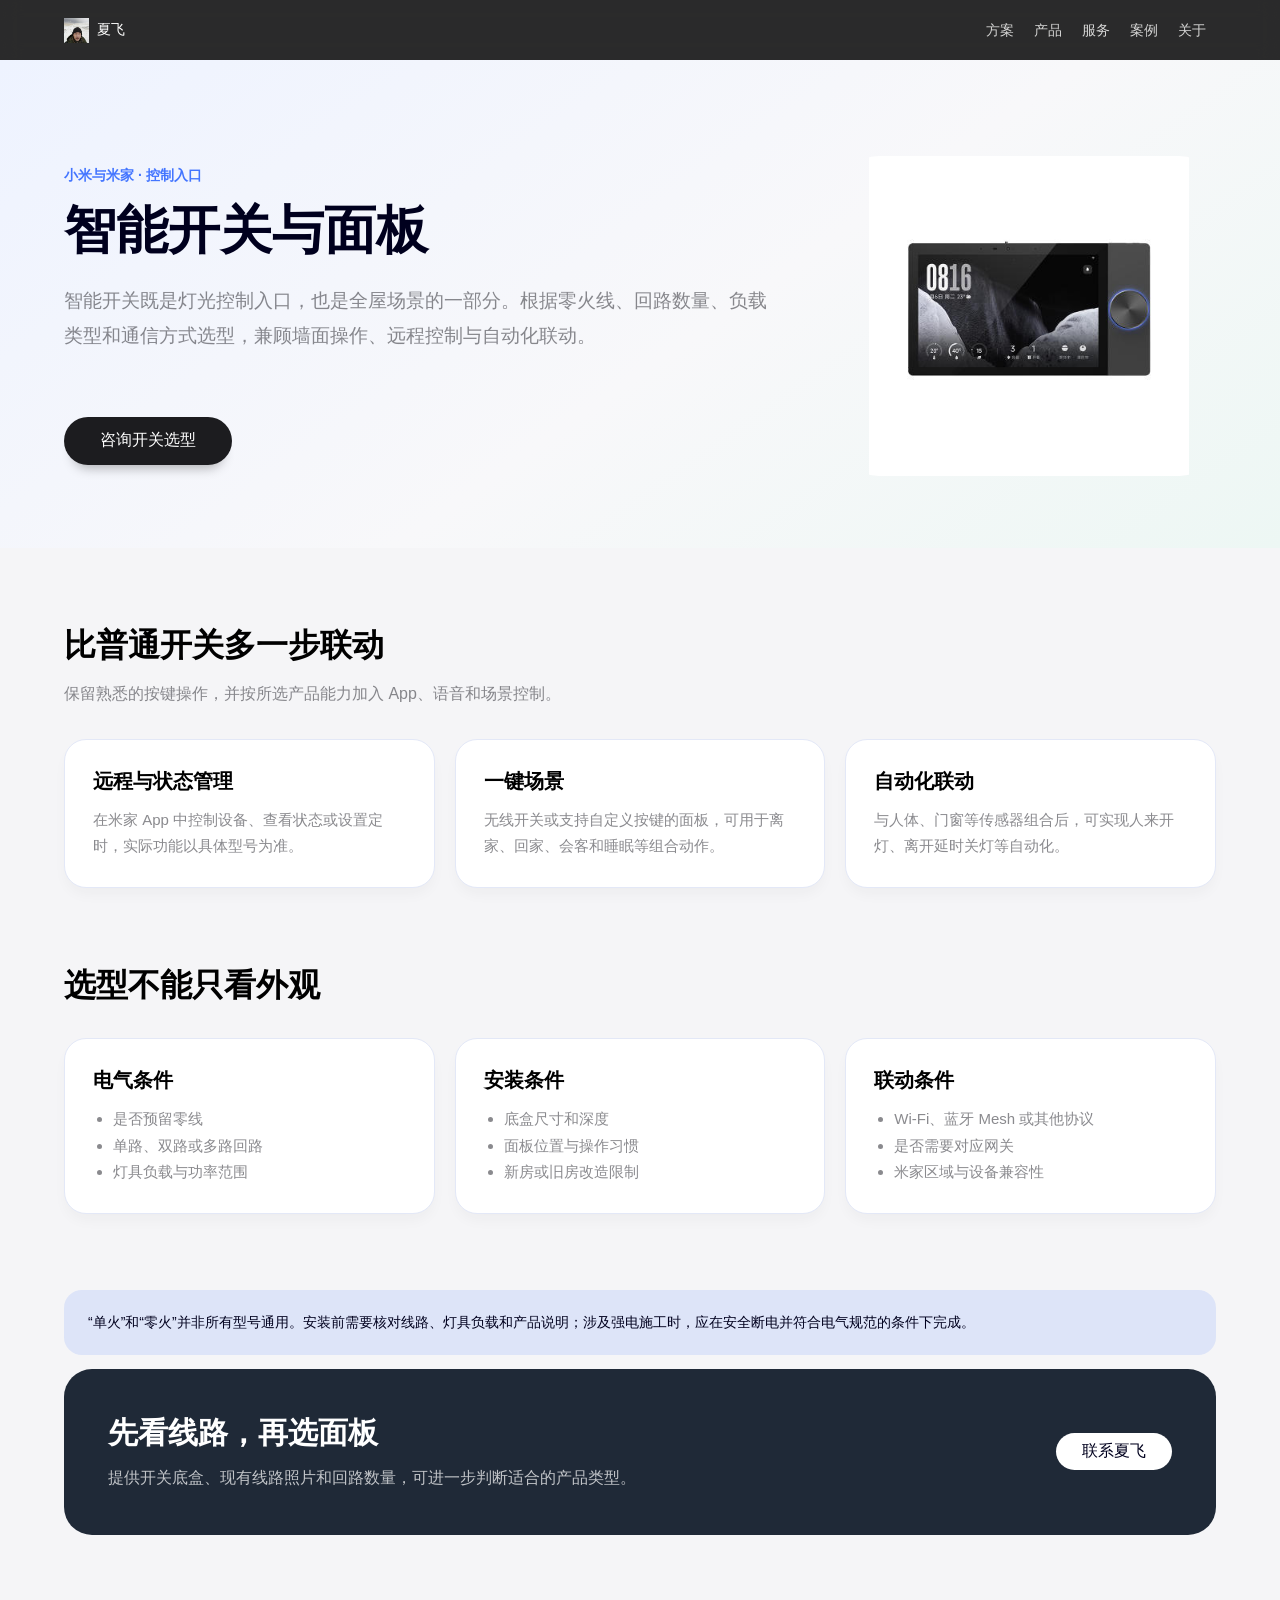
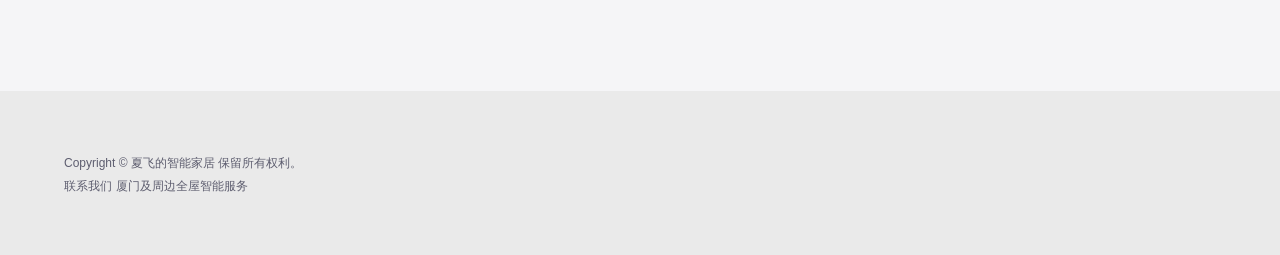
<file: switch.html>
<!DOCTYPE html>
<html lang="zh-CN">
<head>
  <meta charset="UTF-8"><meta name="viewport" content="width=device-width, initial-scale=1.0">
  <title>智能开关与面板 - 夏飞智能家居</title>
  <meta name="description" content="厦门米家智能开关与面板选配、安装和调试服务，根据布线、回路、负载与联动需求进行选型。">
  <link rel="stylesheet" href="/main.css"><link rel="icon" href="/img/icon.webp">
</head>
<body>
  <nav class="nav"><div class="nav-content"><div class="nav-left"><a href="/index.html" class="site-logo"><img src="/img/icon.webp" alt="夏飞" class="site-logo-img"><span class="site-name">夏飞</span></a></div><div class="nav-center"><a href="/index.html#方案" class="nav-item">方案</a><a href="/index.html#产品" class="nav-item">产品</a><a href="/index.html#服务" class="nav-item">服务</a><a href="/index.html#案例" class="nav-item">案例</a><a href="/index.html#关于" class="nav-item">关于</a></div></div></nav>
  <header class="detail-hero"><div class="detail-hero-content need-padding"><div><span class="detail-eyebrow">小米与米家 · 控制入口</span><h1>智能开关与面板</h1><p class="detail-lead">智能开关既是灯光控制入口，也是全屋场景的一部分。根据零火线、回路数量、负载类型和通信方式选型，兼顾墙面操作、远程控制与自动化联动。</p><a href="/contact.html" class="about-button">咨询开关选型</a></div><img class="detail-hero-image" src="/img/智能开关.jpg" alt="小米米家智能开关面板"></div></header>
  <main class="detail-main need-padding">
    <section class="detail-section"><h2>比普通开关多一步联动</h2><p class="detail-section-intro">保留熟悉的按键操作，并按所选产品能力加入 App、语音和场景控制。</p><div class="detail-cards">
      <article class="detail-card"><h3>远程与状态管理</h3><p>在米家 App 中控制设备、查看状态或设置定时，实际功能以具体型号为准。</p></article>
      <article class="detail-card"><h3>一键场景</h3><p>无线开关或支持自定义按键的面板，可用于离家、回家、会客和睡眠等组合动作。</p></article>
      <article class="detail-card"><h3>自动化联动</h3><p>与人体、门窗等传感器组合后，可实现人来开灯、离开延时关灯等自动化。</p></article>
    </div></section>
    <section class="detail-section"><h2>选型不能只看外观</h2><div class="detail-cards">
      <article class="detail-card"><h3>电气条件</h3><ul><li>是否预留零线</li><li>单路、双路或多路回路</li><li>灯具负载与功率范围</li></ul></article>
      <article class="detail-card"><h3>安装条件</h3><ul><li>底盒尺寸和深度</li><li>面板位置与操作习惯</li><li>新房或旧房改造限制</li></ul></article>
      <article class="detail-card"><h3>联动条件</h3><ul><li>Wi-Fi、蓝牙 Mesh 或其他协议</li><li>是否需要对应网关</li><li>米家区域与设备兼容性</li></ul></article>
    </div></section>
    <p class="detail-note">“单火”和“零火”并非所有型号通用。安装前需要核对线路、灯具负载和产品说明；涉及强电施工时，应在安全断电并符合电气规范的条件下完成。</p>
    <section class="detail-section detail-cta"><div><h2>先看线路，再选面板</h2><p>提供开关底盒、现有线路照片和回路数量，可进一步判断适合的产品类型。</p></div><a class="primary-button" href="/contact.html">联系夏飞</a></section>
  </main>
  <footer class="footer"><div class="footer-content need-padding"><span class="info">Copyright © 夏飞的智能家居 保留所有权利。</span><div class="info-group"><a class="info" href="/contact.html">联系我们</a><a class="info">厦门及周边全屋智能服务</a></div></div></footer>
</body></html>
</file>
<file: main.css>
@charset  "UTF-8";

:root{
  --heo-white: #fff;
  --heo-white-op: rgba(255,255,255,0.2);
  --heo-black: #000;
  --heo-black-op: rgba(0,0,0,0.2);
  --heo-none: #00001e00;
  --heo-gray: #999999;
  --heo-gray-op: #9999992b;
  --heo-vip: #e5a80d;
  --heo-main: var(--heo-theme);
  --heo-main-op: var(--heo-theme-op);
  --heo-main-none: var(--heo-theme-none);
  --heo-shadow-theme: 0 8px 12px -3px var(--heo-theme-op);
  --heo-shadow-blackdeep: 0 2px 16px -3px rgba(0, 0, 0,.15);
  --heo-shadow-main: 0 8px 12px -3px var(--heo-main-op);
  --heo-shadow-blue: 0 8px 12px -3px rgba(40, 109, 234,.20);
  --heo-shadow-white: 0 8px 12px -3px rgba(255, 255, 255,.20);
  --heo-shadow-black: 0 0 12px 4px rgba(0, 0, 0,.05);
  --heo-shadow-yellow: 0px 38px 77px -26px rgba(255, 201, 62,.12);
  --heo-shadow-red: 0 8px 12px -3px #ee7d7936;
  --heo-shadow-green: 0 8px 12px -3px #87ee7936;
  --heo-logo-color: linear-gradient(215deg,#4584ff 0%,#cf0db9 100%);
  --heo-snackbar-time: 5s;
  --style-border: 1px solid var(--heo-card-border);
  --style-border-always: 1px solid var(--heo-card-border);
  --style-border-hover: 1px solid var(--heo-main);
  --style-border-hover-always: 1px solid var(--heo-main);
  --style-border-dashed: 1px dashed var(--heo-theme-op);
}

::selection {
  background: var(--heo-fontcolor);
  color: var(--heo-background);
}

:root {
  --heo-theme: #4375ff;
  --heo-theme-op: #4375ff23;
  --heo-theme-op-deep: #4375ffdd;
  --heo-theme-none: #4375ff01;
  --heo-blue: #3478f5;
  --heo-red: #D8213C;
  --heo-pink: #FF7C7C;
  --heo-green: #28a63f;
  --heo-yellow: #c28b00;
  --heo-yellow-op: #d99c001a;
  --heo-orange: #ffc635;
  --heo-fontcolor: #00001e;
  --heo-background: #F5F5F7;
  --heo-navbg: rgba(22, 22, 23, 0.91);
  --heo-reverse: #000;
  --heo-maskbg: rgba(255, 255, 255, 0.6);
  --heo-maskbgdeep: rgba(255, 255, 255, 0.85);
  --heo-hovertext: var(--heo-main);
  --heo-ahoverbg: #F7F7FA;
  --heo-lighttext: var(--heo-main);
  --heo-secondtext: rgba(60, 60, 67, 0.6);
  --heo-scrollbar: rgba(60, 60, 67, 0.4);
  --heo-card-btn-bg: #1C1C1F;
  --heo-post-blockquote-bg: #fafcff;
  --heo-post-tabs-bg: #f2f5f8;
  --heo-secondbg: #eaeaea;
  --heo-shadow-nav:0 5px 12px -5px rgba(102, 68, 68, 0.05);
  --heo-card-bg: #fff;
  --heo-card-bg-op: var(--heo-black-op);
  --heo-card-bg-none: rgba(255, 255, 255, 0);
  --heo-shadow-lightblack:0 5px 12px -5px rgba(102, 68, 68, 0.00);
  --heo-shadow-light2black:0 5px 12px -5px rgba(102, 68, 68, 0.00);
  --heo-card-border: #e3e8f7;
  --heo-shadow-border: 0 8px 16px -4px #2c2d300c;
  --style-border-forever: 2px solid var(--heo-main);
}

@keyframes floating {
  0% { transform: translate(0,  0px); }
  50%  { transform: translate(0, 10px); }
  100%   { transform: translate(0, 0px); }   
}

@keyframes showbanner {
  0% {
    top: 0px;
    background: var(--heo-theme);
  }
  30% {
    top: 40px;
  }
  80% {
    background: var(--heo-theme);
  }
  100% {
    background: var(--heo-secondbg);
  }
}

@keyframes showbannertext {
  0% {
    color: var(--heo-white);
  }
  30% {
    
  }
  80% {
    color: var(--heo-white);
  }
  100% {
    color: var(--heo-fontcolor);
  }
}

body {
  background: var(--heo-background);
  display: flex;
  margin: auto;
  flex-direction: column;
  font-family: PingFangSC-Regular, Roboto, Helvetica Neue, Helvetica, Tahoma,
    Arial, PingFang SC-Light, Microsoft YaHei;
  align-items: center;
}

body .need-padding {
  max-width: 1200px;
  width: 90%;
}

a {
  text-decoration:none;
  user-select:none;
  -webkit-user-drag: none;
}

span {
  user-select:none;
}

sup {
  font-size: 12px;
  background: var(--heo-green);
  color: var(--heo-white);
  padding: 4px;
  border-radius: 4px;
  margin-left: 6px;
  white-space: nowrap;
  position: absolute;
  top: -4px;
}

sup.hot {
  background: var(--heo-red);
}

img {
  user-select:none;
  -webkit-user-drag: none;
}

/* ✅ 修复1：导航栏强制在最顶层 */
.nav {
  display: flex;
  width: 100%;
  left: 0;
  position: fixed;
  justify-content: center;
  flex-direction: column;
  background: var(--heo-navbg);
  align-items: center;
  z-index: 9999;
  transition: ease-in-out 0.3s;
  backdrop-filter: blur(10px);
}

.nav-content {
  max-width: 1200px;
  width: 90%;
  display: flex;
  justify-content: space-between;
  align-items: center;
  height: 60px;
  z-index: 2;
  transition: ease-in-out 0.3s;
}

.nav-banner {
  width: 100%;
  height: 44px;
  display: flex;
  align-items: center;
  justify-content: center;
  position: absolute;
  top: 44px;
  left: 0;
  animation: showbanner 4s ease-in-out;
  z-index: 1;
  background: var(--heo-secondbg);
  
}

.nav-banner a{
  font-size: 12px;
  transition: ease-in-out 0.3s;
  animation: showbannertext 4s ease-in-out;
  color: var(--heo-fontcolor);
}

.nav-banner a:hover {
  color: var(--heo-main);
}

.nav-right .nav-menu {
  display: none;
}

a.site-logo {
  display: flex;
  align-items: center;
}

img.site-logo-img {
  width: 25px;
}

.menu-list {
  display: none;
}

.banner-img {
  width: 405px;
  max-width: 100%;
  animation: floating 4s ease-in-out infinite;
  pointer-events:none;
  object-fit:cover;
  transform: translate(0,  -7px);
}

span.site-name {
  color: var(--heo-white);
  font-size: 14px;
  margin-left: 8px;
}

a.nav-item {
  color: var(--heo-white);
  opacity: 0.8;
  transition: ease-in-out 0.3s;
  font-size: 14px;
  margin: 0 2px;
  padding: 4px 8px;
  border-radius: 16px;
}

a.nav-item:hover {
  opacity: 1;
  background: var(--heo-card-bg);
  color: var(--heo-fontcolor);
}

.nav-right {
  display: flex;
  align-items: center;
}

.first-stack {
  display: flex;
  justify-content: space-between;
  margin-top: 180px;
  margin-bottom: 120px;
  align-items: center;
}

.title-group {
  display: flex;
  flex-direction: column;
  font-size: 70px;
  font-weight: 400;
  color: #00001e;
  line-height: 75px;
  font-weight: bold;
  font-family: system-ui;
}

span.discription-text {
  display: block;
  font-size: 28px;
  font-weight: 400;
  color: #00001e;
  line-height: 34px;
  margin-top: 28px;
  font-weight: bold;
}

a.about-button {
  display: flex;
  padding: 0 36px;
  background: var(--heo-card-btn-bg);
  color: var(--heo-white);
  border-radius: 29px;
  box-shadow: 0px 12px 12px -9px rgba(0,0,0,0.29);
  margin-top: 64px;
  width: fit-content;
  transition: ease-in-out 0.3s;
  white-space: nowrap;
  align-items: center;
  justify-content: center;
  height: 48px;
}

a.about-button:hover {
  background: var(--heo-main);
  box-shadow: 0px 12px 12px -9px rgba(5, 51, 137, 0.29);
}

.product-group {
  margin: 0;
  width: 100%;
}

h2.group-title {
  font-size: 32px;
  margin-bottom: 0;
}

.group-description {
  font-size: 14px;
  color: var(--heo-secondtext);
}

.group-items {
  display: flex;
  margin-top: 60px;
  flex-direction: row;
  flex-wrap: wrap;
  
}

.group-item {
  display: flex;
  width: calc(100% / 3);
  margin-bottom: 60px;
}

a.group-item-icon {
  width: 100px;
  height: 100px;
  flex-shrink: 0;
}

img.group-item-icon-img {
  width: 100px;
  height: 100px;
  border-radius: 28px;
  display: block !important;
  visibility: visible !important;
  opacity: 1 !important;
}

.group-info-button {
  display: flex;
  align-items: center;
  margin-top: 8px;
}

span.linkbotton-tips {
  display: flex;
  margin-left: 10px;
  font-size: 12px;
  color: var(--heo-secondtext);
}

.special-card span.linkbotton-tips {
  color: var(--heo-white);
}

.group-info {
  display: flex;
  flex-direction: column;
}

.group-info-group {
  margin-left: 36px;
  display: flex;
  flex-direction: column;
  justify-content: space-between;
  height: 100px;
  height: auto !important;
  min-height: 100px;
}

.group-info-group a.title {
  color: var(--heo-fontcolor);
  font-size: 20px;
  line-height: 1;
  margin-bottom: 8px;
  width: fit-content;
  position: relative;
  font-weight: bold;
}

.group-info-group a.discription {
  color: var(--heo-fontcolor);
  font-size: 14px;
  width: fit-content;
  max-width: 220px;
  word-break: break-all;
  text-overflow: ellipsis;
  display: -webkit-box;
  -webkit-box-orient: vertical;
  -webkit-line-clamp: 2;
  overflow: hidden;
  margin-bottom: 8px;
}

/* 方案与产品详情页 */
.detail-hero {
  margin-top: 60px;
  padding: 96px 0 72px;
  width: 100%;
  background: linear-gradient(145deg, #eef3ff 0%, #f8f8fa 55%, #edf7f4 100%);
  display: flex;
  justify-content: center;
}

.detail-hero-content {
  display: grid;
  grid-template-columns: 1.45fr .75fr;
  gap: 56px;
  align-items: center;
}

.detail-eyebrow {
  display: block;
  color: var(--heo-main);
  font-size: 14px;
  font-weight: 700;
  margin-bottom: 16px;
}

.detail-hero h1 {
  margin: 0;
  color: var(--heo-fontcolor);
  font-size: 52px;
  line-height: 1.14;
}

.detail-lead {
  color: var(--heo-secondtext);
  font-size: 19px;
  line-height: 1.8;
  max-width: 720px;
  margin: 24px 0 0;
}

.detail-hero-image {
  width: 100%;
  max-height: 320px;
  object-fit: contain;
  border-radius: 36px;
}

.detail-main {
  padding-top: 76px;
}

.detail-section {
  margin-bottom: 76px;
}

.detail-section h2 {
  font-size: 32px;
  margin: 0 0 12px;
}

.detail-section-intro {
  margin: 0;
  max-width: 760px;
  color: var(--heo-secondtext);
  font-size: 16px;
  line-height: 1.8;
}

.detail-cards {
  display: grid;
  grid-template-columns: repeat(3, 1fr);
  gap: 20px;
  margin-top: 30px;
}

.detail-card {
  background: var(--heo-card-bg);
  border: var(--style-border-always);
  border-radius: 22px;
  padding: 28px;
  box-shadow: var(--heo-shadow-border);
}

.detail-card h3 {
  font-size: 20px;
  margin: 0 0 12px;
}

.detail-card p,
.detail-card li {
  color: var(--heo-secondtext);
  font-size: 15px;
  line-height: 1.75;
}

.detail-card p { margin: 0; }
.detail-card ul { margin: 0; padding-left: 20px; }

.detail-note {
  border-radius: 18px;
  background: var(--heo-theme-op);
  color: var(--heo-fontcolor);
  padding: 20px 24px;
  font-size: 14px;
  line-height: 1.75;
}

.detail-cta {
  border-radius: 28px;
  background: #1f2937;
  color: var(--heo-white);
  padding: 44px;
  display: flex;
  justify-content: space-between;
  align-items: center;
  gap: 28px;
}

.detail-cta h2 { margin: 0 0 10px; font-size: 30px; }
.detail-cta p { margin: 0; opacity: .72; line-height: 1.7; }
.detail-cta .primary-button { flex-shrink: 0; }

@media screen and (max-width: 768px) {
  .detail-hero { padding: 60px 0 48px; }
  .detail-hero-content { grid-template-columns: 1fr; gap: 32px; }
  .detail-hero h1 { font-size: 38px; }
  .detail-lead { font-size: 17px; }
  .detail-hero-image { max-height: 220px; }
  .detail-main { padding-top: 52px; }
  .detail-cards { grid-template-columns: 1fr; }
  .detail-cta { align-items: flex-start; flex-direction: column; padding: 32px 26px; }
}

/* ✅ 修复2：按钮层级降低 */
a.linkbutton {
  padding: 6px 20px;
  display: flex;
  background: var(--heo-blue);
  color: var(--heo-white);
  font-size: 14px;
  border-radius: 21px;
  transition: ease-in-out 0.3s;
  width: fit-content;
  white-space: nowrap;
  display: inline-block !important;
  visibility: visible !important;
  opacity: 1 !important;
  position: relative !important;
  z-index: 1;
}

a.linkbutton:hover {
  filter: brightness(1.2);
}

a.linkbutton:active {
  filter: brightness(0.8);
}

.footer {
  padding: 60px 0 60px 0;
  display: flex;
  justify-content: center;
  width: 100%;
  background: var(--heo-secondbg);
  margin-top: 80px;
  align-items: center;
}

.footer .info {
  font-size: 12px;
  margin: 0 20px;
  opacity: 0.6;
  color: var(--heo-fontcolor);
  transition: ease-in-out 0.3s;
  margin: 4px 0;
}

.footer a.info:hover {
  opacity: 1;
}

.footer .info-group .info:not(:first-child) {
  margin-left: 4px;
}

.footer-content {
  display: flex;
  flex-direction: column;
}

/* banner */

.product-banner {
  background-image: linear-gradient(180deg, #02162A 0%, #00001e 100%);
  width: 100%;
  display: flex;
  flex-direction: column;
  align-items: center;
  padding: 94px 0 0 0;
  height: fit-content;
  margin: 40px 0;
  overflow: hidden;
  position: relative;
  min-height: 800px;
}

.banner-info {
  display: flex;
  flex-direction: column;
  align-items: center;
}

.product-banner .tips {
  color: var(--heo-vip);
  font-size: 14px;
}

.product-banner span.title {
  font-size: 56px;
  color: var(--heo-white);
  font-weight: bold;
  text-align: center;
  line-height: 60px;
  margin-top: 12px;
}

span.punctuation {
  position: absolute;
}

.banner-discription-group {
  display: flex;
  flex-direction: column;
  align-items: center;
  opacity: 0.8;
  margin: 24px 0 32px 0;
}

.product-banner span.description {
  font-size: 16px;
  color: var(--heo-white);
  text-align: center;
}

.link-group {
  margin-bottom: 24px;
  display: flex;
  align-items: center;
}

a.primary-button {
  padding: 8px 26px;
  background: var(--heo-white);
  color: var(--heo-fontcolor);
  border-radius: 26px;
  transition: ease-in-out 0.3s;
  white-space: nowrap;
}

a.primary-button:hover {
  background: var(--heo-black);
  color: var(--heo-white);
}

a.second-link {
  color: var(--heo-white);
  opacity: 0.6;
  font-size: 14px;
  margin-left: 12px;
  transition: ease-in-out 0.3s;
}

a.second-link:hover {
  opacity: 1;
}

.banner-pic {
  margin-top: 20px;
  display: flex;
  justify-content: center;
  height: 400px;
  position: absolute;
  bottom: 100px;
}

.banner-pic-img {
  max-width: 968px;
  width: 100%;
  margin: auto;
}

.inline-word {
  word-break: keep-all;
  white-space: nowrap;
}

.first-stack-links {
  display: flex;
}

.about-button.social-button {
  margin-left: 8px;
  padding: 0 16px;
}

.about-button.social-button i {
  font-size: 20px;
  line-height: 1;
}

.special-card {
  background: #131202;
  width: 90%;
  border-radius: 30px;
  max-width: 1200px;
  position: relative;
  display: flex;
  overflow: hidden;
  height: 500px;
}

.special-card-left {
  padding: 54px 0 54px 75px;
  z-index: 1;
  width: 100%;
  position: relative;
}

.special-card-left .tips {
  font-size: 18px;
  font-weight: bold;
  color: var(--heo-white);
}

.special-card-left .title {
  font-size: 40px;
  font-weight: bold;
  max-width: 400px;
  line-height: 1.2;
  margin-top: 8px;
  max-width: calc(100% - 700px);
  color: var(--heo-white);
}

.special-card-left .discription {
  font-size: 16px;
  margin-top: 24px;
  opacity: 0.8;
  line-height: 1.2;
  max-width: calc(100% - 700px);
  color: var(--heo-white);
}

.special-card-left .button-group {
  position: absolute;
  bottom: 56px;
  display: flex;
  align-items: center;
}

.special-card-right {
  position: absolute;
  right: 0;
  top: 0;
  height: 100%;
  display: flex;
  z-index: 0;
}

.avatar-discription {
  display: flex;
  flex-direction: column;
  align-content: center;
  padding: 24px 32px;
  background: var(--heo-white);
  margin: 0 5%;
  border-radius: 12px;
  line-height: 1.5;
  max-width: 1200px;
  margin-top: 18px;
  border: var(--style-border-always);
  box-shadow: var(--heo-shadow-border);
}

.avatar-discription-text {
  display: flex;
  font-size: 16px;
  text-align: center;
}

span.avatar-name {
  display: flex;
  margin: auto;
  font-size: 16px;
  opacity: 1;
  margin-top: 14px;
}

.avatar-image {
  width: 60px;
  height: 60px;
  border-radius: 50%;
  margin: auto;
  margin-top: 28px;
  border: 4px solid white;
  box-shadow: var(--heo-shadow-lightblack);
}

.avatar-title {
  display: flex;
  margin: auto;
  font-size: 14px;
  opacity: 0.6;
  text-align: center;
}


@media screen and (max-width: 1200px) {
  .group-item {
    width: 50%;
  }

  .special-card {
    display: none;
  }

}

@media screen and (max-width: 768px) {
  .first-stack {
    margin-bottom: 20px;
  }

  .left-Introduce {
    margin-bottom: 40px;
  }

  a.about-button {
    margin-top: 40px;
  }
  
  .group-items {
    margin-top: 30px;
  }

  body .need-padding {
    width: 80%;
  }

  .first-stack {
    flex-direction: column;
    margin-top: 120px;
  }

  .product-group {
    margin:  0px;
  }
  
  .group-item {
    width: 100%;
  }

  .footer {
    flex-direction: column;
    margin-top: 20px;
  }

  .footer .info {
    margin-bottom: 12px;
  }

  .show-menu .nav {
    background: var(--heo-fontcolor);
  }

  .show-menu .nav-content {
    background: var(--heo-fontcolor);
  }

  .nav-right .nav-item {
    display: none;
  }

  .nav-right .nav-menu {
    display: flex;
    color: var(--heo-white);
    padding: 8px 0 8px 8px;
  }

  .product-banner span.title {
    font-size: 40px;
    line-height: 46px;
  }

  .menu-list {
    display: flex;
    position: fixed;
    flex-direction: column;
    top: 60px;
    background: var(--heo-fontcolor);
    width: 100%;
    height: 0%;
    z-index: 10;
    align-items: center;
    overflow: hidden;
    transition: ease-in-out 0.3s;
    opacity: 0;
  }

  .show-menu .menu-list {
    height: 100%;
    opacity: 1;
  }

  .menu-list a.nav-item {
    padding: 8px 8px;
    font-size: 16px;
    border-bottom: 1px solid #ffffff53;
    width: 90%;
    margin-left: 0;
  }

  .show-menu .menu-list a.nav-item {
    padding: 12px 8px;
  }
  
  .banner-pic {
    margin-top: 20px;
    height: 200px;
    bottom: 40px;
  }

  .product-banner {
    padding-top: 60px;
    min-height: 520px;
  }

  h2.group-title {
    margin: 0;
  }

  a.linkbutton {
    margin-left: 0px;
  }

  .banner-img {
    height: 100%;
  }

  .banner-pic-img {
    width: 100vw;
  }

  .nav-center {
    display: none;
  }
}

@media screen and (max-width: 375px) {
  .first-stack {
    margin-bottom: 20px;
  }

  .left-Introduce {
    margin-bottom: 40px;
  }

  a.about-button {
    margin-top: 40px;
  }
  
  .group-items {
    margin-top: 30px;
  }

  .group-item {
    flex-direction: row;
  }
  .group-info-group {
    margin-left: 20px;
    flex-direction: row;
    width: 100%;
    height: 45px;
  }

  .group-info-button {
    margin-top: 0px;
    flex-direction: column;
  }

  span.linkbotton-tips {
    margin-top: 4px;
  }

  .product-group {
    margin: 0;
  }

  img.group-item-icon-img,a.group-item-icon {
    width: 40px;
    height: 40px;
    border-radius: 12px;
  }

  .product-banner {
    padding-top: 40px;
  }

  .banner-pic {
    margin-top: 0px;
    height: 150px;
  }

  h2.group-title {
    margin: 0;
  }

  a.linkbutton {
    margin-left: 8px;
  }

  .footer {
    margin-top: 20px;
  }

  .title-group .title {
    font-size: 35px;
    line-height: 1.2;
  }

  span.discription-text {
    font-size: 16px;
    line-height: 1.2;
  }

  a.about-button {
    padding: 0 24px;
  }

  .nav-center {
    display: none;
  }
}

/* ✅ 修复3：锚点跳转位置，刚好在导航栏下方 */
.anchor-point {
  display: block;
  height: 80px;
  margin-top: -80px;
  visibility: hidden;
  pointer-events: none;
}
</file>
